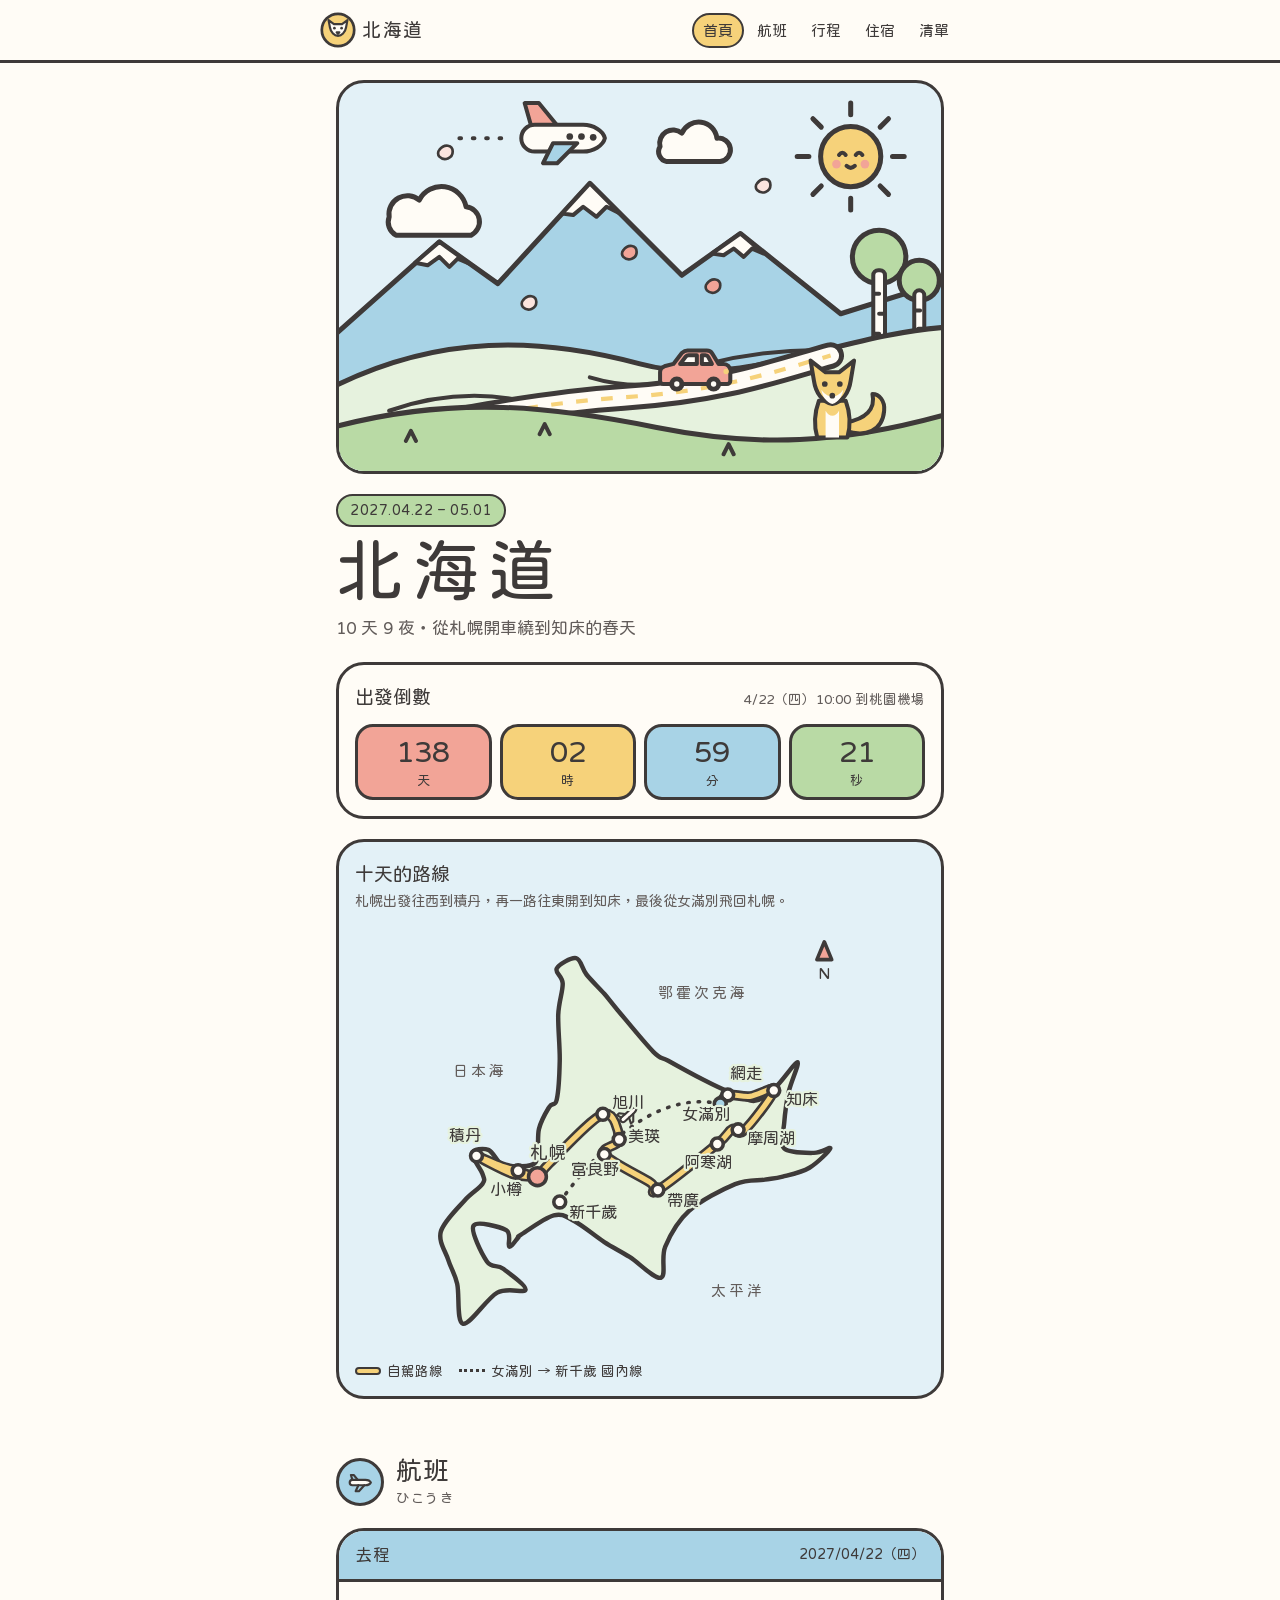
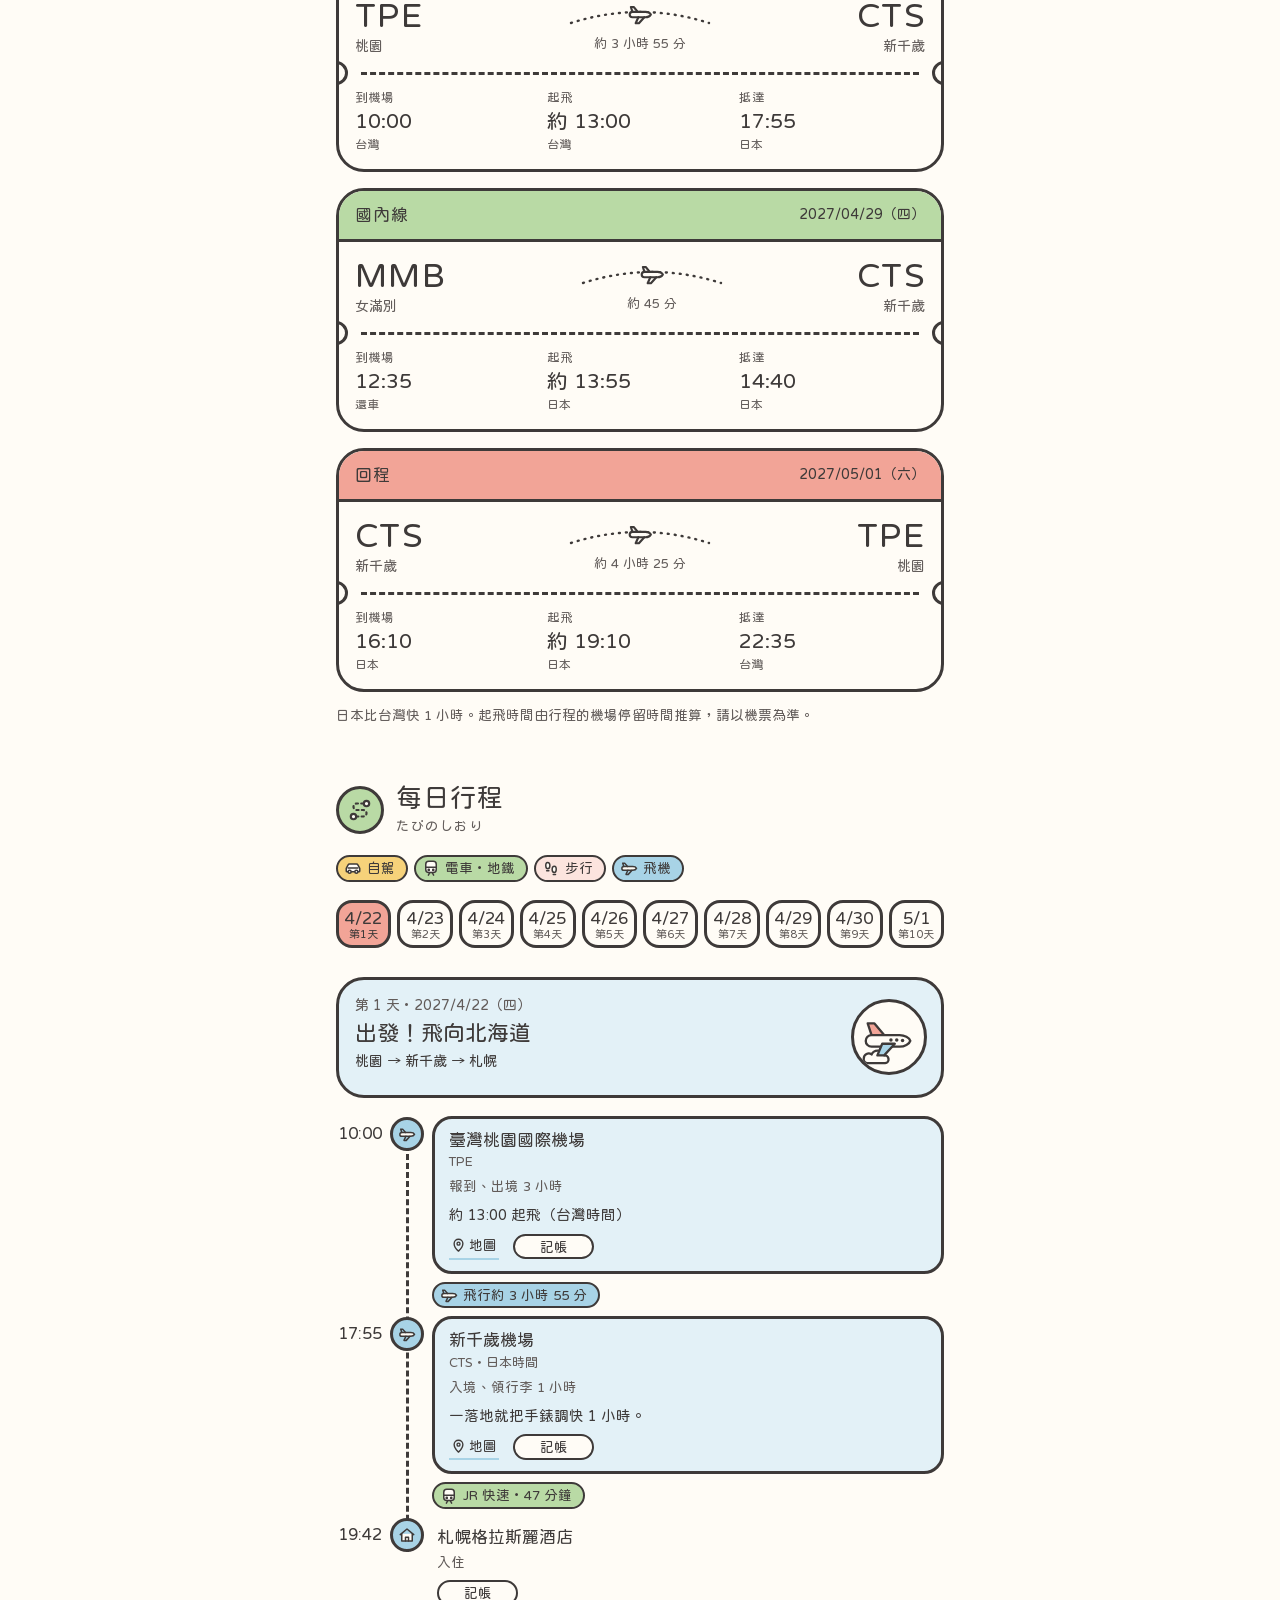
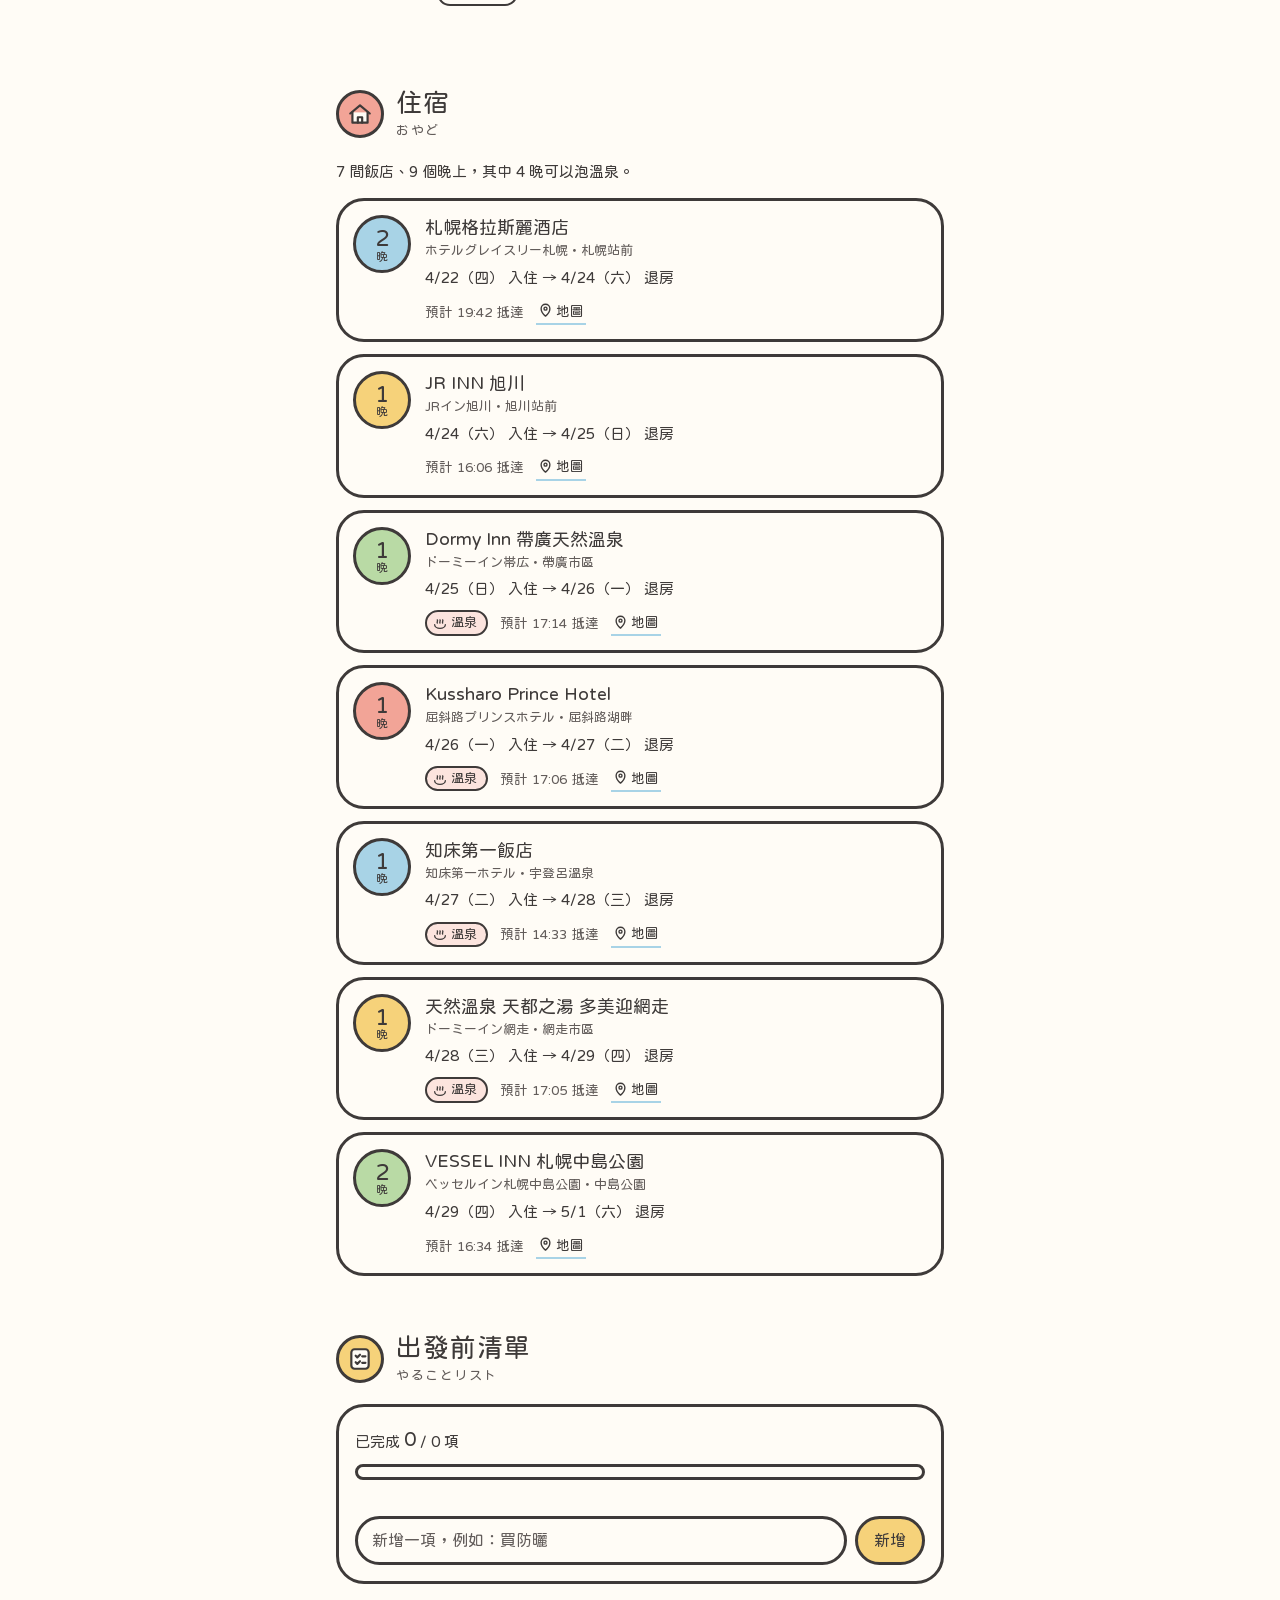
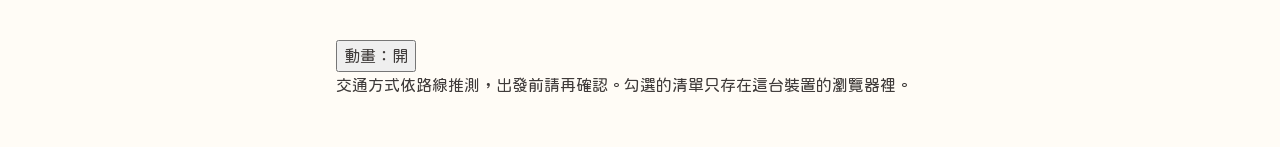
<file: index.html>
<!doctype html>
<html lang="zh-Hant">
  <head>
    <meta charset="utf-8" />
    <meta
      name="viewport"
      content="width=device-width, initial-scale=1, viewport-fit=cover"
    />
    <title>北海道</title>
    <meta
      name="description"
      content="2027/04/22 – 05/01 北海道 10 天 9 夜自駕行程"
    />
    <link rel="preconnect" href="https://fonts.googleapis.com" />
    <link rel="preconnect" href="https://fonts.gstatic.com" crossorigin />
    <link
      rel="stylesheet"
      href="https://fonts.googleapis.com/css2?family=Huninn&display=swap"
    />
    <link rel="stylesheet" href="css/style.css" />
  </head>
  <body>
    <!-- 小圖示 -->
    <svg width="0" height="0" style="position: absolute" aria-hidden="true">
      <defs>
        <symbol id="i-plane" viewBox="0 0 24 24">
          <g
            fill="none"
            stroke="currentColor"
            stroke-width="2"
            stroke-linejoin="round"
            stroke-linecap="round"
          >
            <path
              d="M2.5 12.5c0-1.4 1.1-2.5 2.5-2.5h12c2.2 0 4.4 1.2 5 2.5-.6 1.3-2.8 2.5-5 2.5H5c-1.4 0-2.5-1.1-2.5-2.5z"
              fill="#FFFCF6"
            />
            <path d="M5 10L3.6 5.5h2.6L10 10" />
            <path d="M10.5 15l-2.5 5.5h3L16 15" />
          </g>
        </symbol>
        <symbol id="i-car" viewBox="0 0 24 24">
          <g
            fill="none"
            stroke="currentColor"
            stroke-width="2"
            stroke-linejoin="round"
            stroke-linecap="round"
          >
            <path
              d="M3 16v-3.5l2.3-4.4c.4-.8 1.2-1.3 2.1-1.3h9.2c.9 0 1.7.5 2.1 1.3L21 12.5V16c0 .6-.4 1-1 1H4c-.6 0-1-.4-1-1z"
              fill="#FFFCF6"
            />
            <path d="M5.5 12h13" />
            <circle cx="7.5" cy="17" r="2" fill="#FFFCF6" />
            <circle cx="16.5" cy="17" r="2" fill="#FFFCF6" />
          </g>
        </symbol>
        <symbol id="i-train" viewBox="0 0 24 24">
          <g
            fill="none"
            stroke="currentColor"
            stroke-width="2"
            stroke-linejoin="round"
            stroke-linecap="round"
          >
            <rect x="5" y="3" width="14" height="15" rx="4" fill="#FFFCF6" />
            <path d="M5 11h14" />
            <circle cx="9" cy="14.5" r=".8" fill="currentColor" />
            <circle cx="15" cy="14.5" r=".8" fill="currentColor" />
            <path d="M8.5 21.5l2-3.5M15.5 21.5l-2-3.5" />
          </g>
        </symbol>
        <symbol id="i-walk" viewBox="0 0 24 24">
          <g
            fill="none"
            stroke="currentColor"
            stroke-width="2"
            stroke-linejoin="round"
          >
            <path
              d="M7.5 4.5c1.9 0 3 1.9 3 4.2 0 2.3-.9 4.3-2.8 4.3S5 11.2 5 8.8C5 6.4 5.6 4.5 7.5 4.5z"
              fill="#FFFCF6"
            />
            <path
              d="M16.5 9.5c1.9 0 2.5 1.9 2.5 4.3 0 2.4-1.2 4.2-2.7 4.2-1.9 0-2.8-2-2.8-4.3 0-2.3 1.1-4.2 3-4.2z"
              fill="#FFFCF6"
            />
            <path d="M6.2 15.5h3M15 20.5h3" stroke-linecap="round" />
          </g>
        </symbol>
        <symbol id="i-gondola" viewBox="0 0 24 24">
          <g
            fill="none"
            stroke="currentColor"
            stroke-width="2"
            stroke-linejoin="round"
            stroke-linecap="round"
          >
            <path d="M2 4.5l20 3" />
            <path d="M12 6v4" />
            <rect x="5" y="10" width="14" height="10" rx="3" fill="#FFFCF6" />
            <path d="M5 14.5h14" />
          </g>
        </symbol>
        <symbol id="i-spot" viewBox="0 0 24 24">
          <g
            fill="none"
            stroke="currentColor"
            stroke-width="2"
            stroke-linejoin="round"
            stroke-linecap="round"
          >
            <path d="M2.5 19.5l7-11 3.5 5 2.5-3 6 9z" fill="#FFFCF6" />
            <path d="M7.4 11.8l1.4 1 1.3-1.2 1.2 1" />
          </g>
        </symbol>
        <symbol id="i-food" viewBox="0 0 24 24">
          <g
            fill="none"
            stroke="currentColor"
            stroke-width="2"
            stroke-linejoin="round"
            stroke-linecap="round"
          >
            <path d="M3 11.5h18c0 4.4-4 8-9 8s-9-3.6-9-8z" fill="#FFFCF6" />
            <path d="M13 3l-2.5 7M19 3.5l-5 6.5" />
          </g>
        </symbol>
        <symbol id="i-shop" viewBox="0 0 24 24">
          <g
            fill="none"
            stroke="currentColor"
            stroke-width="2"
            stroke-linejoin="round"
            stroke-linecap="round"
          >
            <path d="M5 8.5h14l-1.2 11.5H6.2z" fill="#FFFCF6" />
            <path d="M9 8.5V6.5a3 3 0 0 1 6 0v2" />
          </g>
        </symbol>
        <symbol id="i-hotel" viewBox="0 0 24 24">
          <g
            fill="none"
            stroke="currentColor"
            stroke-width="2"
            stroke-linejoin="round"
            stroke-linecap="round"
          >
            <path d="M5 10.5V20h14v-9.5" fill="#FFFCF6" />
            <path d="M3 11.5L12 4l9 7.5" />
            <path d="M10 20v-5h4v5" />
          </g>
        </symbol>
        <symbol id="i-pin" viewBox="0 0 24 24">
          <g
            fill="none"
            stroke="currentColor"
            stroke-width="2.2"
            stroke-linejoin="round"
          >
            <path d="M12 21s7-6.2 7-12a7 7 0 0 0-14 0c0 5.8 7 12 7 12z" />
            <circle cx="12" cy="9" r="2.4" />
          </g>
        </symbol>
        <symbol id="i-star" viewBox="0 0 24 24">
          <path
            d="M12 2.8l2.7 5.6 6.1.8-4.5 4.2 1.1 6.1L12 16.6l-5.4 2.9 1.1-6.1-4.5-4.2 6.1-.8z"
            fill="#FFFCF6"
            stroke="currentColor"
            stroke-width="2.2"
            stroke-linejoin="round"
          />
        </symbol>
        <symbol id="i-onsen" viewBox="0 0 24 24">
          <g
            fill="none"
            stroke="currentColor"
            stroke-width="2"
            stroke-linecap="round"
            stroke-linejoin="round"
          >
            <path d="M4 14.5c0 3 3.6 5.5 8 5.5s8-2.5 8-5.5" />
            <path
              d="M8 12c-1.2-1.6 1.2-2.6 0-4.6M12 12c-1.2-1.6 1.2-2.6 0-4.6M16 12c-1.2-1.6 1.2-2.6 0-4.6"
            />
          </g>
        </symbol>
        <symbol id="i-list" viewBox="0 0 24 24">
          <g
            fill="none"
            stroke="currentColor"
            stroke-width="2"
            stroke-linecap="round"
            stroke-linejoin="round"
          >
            <rect x="4" y="3" width="16" height="18" rx="3" fill="#FFFCF6" />
            <path d="M8 9l1.5 1.5L12 8M8 15l1.5 1.5L12 14M14 9.5h3M14 15.5h3" />
          </g>
        </symbol>
        <symbol id="i-route" viewBox="0 0 24 24">
          <g
            fill="none"
            stroke="currentColor"
            stroke-width="2"
            stroke-linecap="round"
            stroke-linejoin="round"
          >
            <circle cx="6" cy="18" r="2.5" fill="#FFFCF6" />
            <circle cx="18" cy="6" r="2.5" fill="#FFFCF6" />
            <path
              d="M8.5 18H15a3 3 0 0 0 0-6H9a3 3 0 0 1 0-6h6.5"
              stroke-dasharray="2 3"
            />
          </g>
        </symbol>
      </defs>
    </svg>

    <header class="topbar">
      <div class="topbar-in">
        <a class="brand" href="#home" aria-label="回到首頁">
          <svg viewBox="0 0 40 40" aria-hidden="true">
            <circle cx="20" cy="20" r="18" fill="var(--yamabuki)" class="k" />
            <path
              d="M11 17l-1.5-8 6 4.5h9l6-4.5-1.5 8c-1 6-5 9.5-9 9.5s-8-3.5-9-9.5z"
              fill="var(--paper)"
              class="k2"
            />
            <circle cx="16" cy="18" r="1.5" fill="var(--ink)" />
            <circle cx="24" cy="18" r="1.5" fill="var(--ink)" />
            <path
              d="M18.5 22.5h3l-1.5 1.8z"
              fill="var(--ink)"
              class="k2"
              stroke-width="1.6"
            />
          </svg>
          <span>北海道</span>
        </a>
        <nav class="nav" aria-label="頁面選單">
          <a href="#home" class="on">首頁</a>
          <a href="#flights">航班</a>
          <a href="#days">行程</a>
          <a href="#stay">住宿</a>
          <a href="#todo">清單</a>
        </nav>
      </div>
    </header>

    <main class="wrap">
      <!-- 首頁 -->
      <section id="home" class="hero" aria-label="首頁">
        <div class="scene">
          <svg
            viewBox="0 0 360 232"
            role="img"
            aria-label="北海道的春天：雪山、山丘上的小車、白樺林與一隻狐狸"
          >
            <!-- 太陽 -->
            <g class="a-spin" style="transform-origin: 306px 44px">
              <path
                class="k"
                fill="none"
                d="M306 12v7M306 69v7M274 44h7M331 44h7M283.4 21.4l5 5M323.6 61.6l5 5M283.4 66.6l5-5M323.6 26.4l5-5"
              />
            </g>
            <circle cx="306" cy="44" r="18" fill="var(--yamabuki)" class="k" />
            <path
              d="M299 43q2-2.6 4 0M309 43q2-2.6 4 0M303.5 49.5q2.5 2.4 5 0"
              fill="none"
              class="k2"
              stroke-width="2"
            />
            <circle cx="297.5" cy="48.5" r="2.6" fill="var(--coral)" />
            <circle cx="314.5" cy="48.5" r="2.6" fill="var(--coral)" />
            <!-- 雲 -->
            <g class="a-drift">
              <path
                d="M30 80a11 11 0 0 1 18-10 15 15 0 0 1 28 4 9 9 0 0 1 3 17H34a9 9 0 0 1-4-11z"
                fill="var(--paper)"
                class="k"
              />
            </g>
            <g class="a-drift2">
              <path
                d="M192 38a8 8 0 0 1 13-8 11 11 0 0 1 21 3 7 7 0 0 1 2 14h-32a6 6 0 0 1-4-9z"
                fill="var(--paper)"
                class="k"
              />
            </g>
            <!-- 飛機 -->
            <g transform="translate(108 18)">
              <g class="a-fly">
                <path
                  d="M-36 15h28"
                  fill="none"
                  class="k2"
                  stroke-dasharray="1 7"
                />
                <path d="M7 8L3 -6h8.5L23 8z" fill="var(--coral)" class="k2" />
                <path
                  d="M1 15c0-4.4 3.6-8 8-8h29c6 0 12 3.5 13 8-1 4.5-7 8-13 8H9c-4.4 0-8-3.6-8-8z"
                  fill="var(--paper)"
                  class="k2"
                />
                <path
                  d="M20 18l-6 12h8.5l12-12z"
                  fill="var(--mizu)"
                  class="k2"
                />
                <circle cx="30" cy="14" r="2" fill="var(--ink)" />
                <circle cx="37" cy="14" r="2" fill="var(--ink)" />
                <circle cx="44" cy="14.5" r="2" fill="var(--ink)" />
              </g>
            </g>
            <!-- 雪山 -->
            <path
              d="M-4 152L60 95l35 25 55-60 55 55 35-25 60 48 64-20V240H-4z"
              fill="var(--mizu)"
              class="k"
            />
            <path
              d="M60 95l18 13-7-3-5 5-6-6-7 5-7.5-1.5z"
              fill="var(--paper)"
              class="k2"
            />
            <path
              d="M150 60l18 18-8-4-6 6-8-6-6 5-6.5-1z"
              fill="var(--paper)"
              class="k2"
            />
            <path
              d="M240 90l14 12-7-3-5 5-6-5-6 4-7-1z"
              fill="var(--paper)"
              class="k2"
            />
            <!-- 白樺 -->
            <g>
              <circle
                cx="323"
                cy="104"
                r="16"
                fill="var(--wakatake)"
                class="k"
              />
              <rect
                x="319.5"
                y="112"
                width="7"
                height="60"
                rx="3"
                fill="var(--paper)"
                class="k2"
              />
              <path
                d="M320 126h3M323 138h3M320 150h3"
                class="k2"
                stroke-width="2"
              />
              <circle
                cx="347"
                cy="118"
                r="12"
                fill="var(--wakatake)"
                class="k"
              />
              <rect
                x="344"
                y="124"
                width="6"
                height="50"
                rx="3"
                fill="var(--paper)"
                class="k2"
              />
              <path d="M344.5 136h3M346.5 147h3" class="k2" stroke-width="2" />
            </g>
            <!-- 後方山丘 -->
            <path
              d="M-4 182C60 150 120 152 180 168S300 150 364 146V240H-4z"
              fill="var(--wakatake-pale)"
              class="k"
            />
            <path
              d="M30 196q40-14 80-6M220 168q40-10 80-8M150 176q20 6 40 4"
              fill="none"
              class="k2"
              stroke-width="2"
            />
            <!-- 道路 -->
            <path
              d="M-6 216C50 206 110 192 170 188S262 172 294 163"
              fill="none"
              stroke="var(--ink)"
              stroke-width="16"
              stroke-linecap="round"
            />
            <path
              d="M-6 216C50 206 110 192 170 188S262 172 294 163"
              fill="none"
              stroke="var(--paper)"
              stroke-width="10"
              stroke-linecap="round"
            />
            <path
              d="M-6 216C50 206 110 192 170 188S262 172 294 163"
              fill="none"
              stroke="var(--yamabuki)"
              stroke-width="2.5"
              stroke-dasharray="7 8"
            />
            <!-- 小車 -->
            <g transform="translate(190 160)">
              <g class="a-bounce">
                <path
                  d="M2 18v-5c0-1.7 1-3 2.6-3.6L10 8l5-6.5C16 .6 17.2 0 18.4 0H30c1.4 0 2.6.7 3.3 1.9L37 8h3c2.2 0 4 1.8 4 4v6c0 1.1-.9 2-2 2H4c-1.1 0-2-.9-2-2z"
                  fill="var(--coral)"
                  class="k2"
                />
                <path
                  d="M14 8l3.4-4.4c.4-.5 1-.8 1.6-.8H24V8z"
                  fill="var(--paper)"
                  class="k2"
                  stroke-width="2"
                />
                <path
                  d="M27 8V2.8h2.2c.7 0 1.3.4 1.6 1L33 8z"
                  fill="var(--paper)"
                  class="k2"
                  stroke-width="2"
                />
                <circle cx="41.5" cy="12.5" r="1.6" fill="var(--yamabuki)" />
                <circle cx="12" cy="20" r="4.5" fill="var(--ink)" />
                <circle cx="12" cy="20" r="1.6" fill="var(--paper)" />
                <circle cx="34" cy="20" r="4.5" fill="var(--ink)" />
                <circle cx="34" cy="20" r="1.6" fill="var(--paper)" />
              </g>
            </g>
            <!-- 前方山丘 -->
            <path
              d="M-4 206C70 186 130 194 190 206S300 216 364 198V240H-4z"
              fill="var(--wakatake)"
              class="k"
            />
            <path
              d="M40 214l3-6 3 6M120 210l3-6 3 6M230 222l3-6 3 6"
              fill="none"
              class="k2"
              stroke-width="2"
            />
            <!-- 北狐 -->
            <g transform="translate(276 166)">
              <path
                class="a-wag k2"
                d="M27 42c12 4 22 0 23-12 .6-6-3-10-7-10 2 9-4 15-16 17z"
                fill="var(--yamabuki)"
              />
              <path
                d="M11 24c-3 8-3 15-1 22h18c2-7 2-14-1-22z"
                fill="var(--yamabuki)"
                class="k2"
              />
              <path d="M15 30c2 4 6 4 8 0v16h-8z" fill="var(--paper)" />
              <path
                d="M8 12L6 0l9 7h8l9-7-2 12c-1 7-5 13-11 14C13 25 9 19 8 12z"
                fill="var(--yamabuki)"
                class="k2"
              />
              <path
                d="M12.5 17.5c2 3 4.5 4 6.5 4s4.5-1 6.5-4c-.5 4-3 7.5-6.5 8.5-3.5-1-6-4.5-6.5-8.5z"
                fill="var(--paper)"
              />
              <g class="a-eyes">
                <circle cx="14.5" cy="14" r="1.7" fill="var(--ink)" />
                <circle cx="23.5" cy="14" r="1.7" fill="var(--ink)" />
              </g>
              <circle cx="19" cy="21" r="1.7" fill="var(--ink)" />
            </g>
            <!-- 櫻花瓣 -->
            <g transform="translate(60 40)">
              <path
                class="petal"
                d="M0 0c3-4 8-3 8 1s-5 6-8 3c-1-1-1-3 0-4z"
                fill="var(--coral-pale)"
                stroke="var(--ink)"
                stroke-width="1.6"
              />
            </g>
            <g transform="translate(170 100)">
              <path
                class="petal p2"
                d="M0 0c3-4 8-3 8 1s-5 6-8 3c-1-1-1-3 0-4z"
                fill="var(--coral)"
                stroke="var(--ink)"
                stroke-width="1.6"
              />
            </g>
            <g transform="translate(250 60)">
              <path
                class="petal p3"
                d="M0 0c3-4 8-3 8 1s-5 6-8 3c-1-1-1-3 0-4z"
                fill="var(--coral-pale)"
                stroke="var(--ink)"
                stroke-width="1.6"
              />
            </g>
            <g transform="translate(110 130)">
              <path
                class="petal p4"
                d="M0 0c3-4 8-3 8 1s-5 6-8 3c-1-1-1-3 0-4z"
                fill="var(--coral-pale)"
                stroke="var(--ink)"
                stroke-width="1.6"
              />
            </g>
            <g transform="translate(220 120)">
              <path
                class="petal p5"
                d="M0 0c3-4 8-3 8 1s-5 6-8 3c-1-1-1-3 0-4z"
                fill="var(--coral)"
                stroke="var(--ink)"
                stroke-width="1.6"
              />
            </g>
          </svg>
        </div>

        <div class="hero-title">
          <span class="date-chip">2027.04.22 – 05.01</span>
          <h1>北海道</h1>
          <p class="hero-sub">10 天 9 夜・從札幌開車繞到知床的春天</p>
        </div>

        <div class="card cd-box" aria-live="polite">
          <div class="cd-head">
            <b id="cdLabel">出發倒數</b
            ><span id="cdWhen">4/22（四）10:00 到桃園機場</span>
          </div>
          <div class="cd" id="cdTiles">
            <div class="cd-tile" style="--c: var(--coral)">
              <b id="cdD">181</b><span>天</span>
            </div>
            <div class="cd-tile" style="--c: var(--yamabuki)">
              <b id="cdH">00</b><span>時</span>
            </div>
            <div class="cd-tile" style="--c: var(--mizu)">
              <b id="cdM">00</b><span>分</span>
            </div>
            <div class="cd-tile" style="--c: var(--wakatake)">
              <b id="cdS">00</b><span>秒</span>
            </div>
          </div>
          <div class="cd-msg" id="cdMsg" hidden></div>
        </div>

        <figure class="card mapcard">
          <figcaption>
            <h3>十天的路線</h3>
            <p>
              札幌出發往西到積丹，再一路往東開到知床，最後從女滿別飛回札幌。
            </p>
          </figcaption>
          <svg
            viewBox="0 0 296 290"
            role="img"
            aria-label="北海道路線圖：札幌、積丹、小樽、旭川、美瑛、富良野、帶廣、阿寒湖、摩周湖、知床、網走"
          >
            <text class="map-sea" x="22" y="104">日本海</text>
            <text class="map-sea" x="160" y="52">鄂霍次克海</text>
            <text class="map-sea" x="196" y="252">太平洋</text>
            <g transform="translate(272 26)">
              <path
                d="M0 -12l5 12h-10z"
                fill="var(--coral)"
                class="k2"
                stroke-width="2"
              />
              <text
                x="0"
                y="13"
                text-anchor="middle"
                font-size="10"
                fill="var(--ink)"
              >
                N
              </text>
            </g>
            <path
              fill="var(--wakatake-pale)"
              class="k"
              d="M105.0 25.0C101.7 24.3 93.5 29.2 92.0 32.0C90.5 34.8 95.8 36.8 96.0 42.0C96.2 47.2 93.3 54.3 93.0 63.0C92.7 71.7 94.2 84.5 94.0 94.0C93.8 103.5 93.2 114.8 92.0 120.0C90.8 125.2 89.0 121.7 87.0 125.0C85.0 128.3 81.5 133.8 80.0 140.0C78.5 146.2 80.7 157.8 78.0 162.0C75.3 166.2 67.8 164.7 64.0 165.0C60.2 165.3 58.0 165.8 55.0 164.0C52.0 162.2 49.3 155.3 46.0 154.0C42.7 152.7 35.7 153.3 35.0 156.0C34.3 158.7 40.8 166.5 42.0 170.0C43.2 173.5 44.0 174.0 42.0 177.0C40.0 180.0 34.7 182.7 30.0 188.0C25.3 193.3 15.8 202.3 14.0 209.0C12.2 215.7 17.2 222.2 19.0 228.0C20.8 233.8 23.3 236.8 25.0 244.0C26.7 251.2 24.5 270.0 29.0 271.0C33.5 272.0 45.0 253.8 52.0 250.0C59.0 246.2 70.3 250.7 71.0 248.0C71.7 245.3 60.3 237.2 56.0 234.0C51.7 230.8 48.3 233.8 45.0 229.0C41.7 224.2 33.8 208.5 36.0 205.0C38.2 201.5 54.0 205.7 58.0 208.0C62.0 210.3 58.7 218.2 60.0 219.0C61.3 219.8 64.7 214.3 66.0 213.0C67.3 211.7 64.0 213.5 68.0 211.0C72.0 208.5 84.0 199.5 90.0 198.0C96.0 196.5 98.3 199.0 104.0 202.0C109.7 205.0 117.8 212.0 124.0 216.0C130.2 220.0 134.7 222.0 141.0 226.0C147.3 230.0 158.0 241.2 162.0 240.0C166.0 238.8 161.8 226.5 165.0 219.0C168.2 211.5 173.2 202.0 181.0 195.0C188.8 188.0 203.5 180.5 212.0 177.0C220.5 173.5 226.7 174.8 232.0 174.0C237.3 173.2 239.0 173.3 244.0 172.0C249.0 170.7 256.7 169.2 262.0 166.0C267.3 162.8 275.5 154.7 276.0 153.0C276.5 151.3 270.2 156.0 265.0 156.0C259.8 156.0 248.3 156.3 245.0 153.0C241.7 149.7 244.5 142.3 245.0 136.0C245.5 129.7 246.5 121.8 248.0 115.0C249.5 108.2 255.5 95.5 254.0 95.0C252.5 94.5 243.8 107.7 239.0 112.0C234.2 116.3 230.2 120.5 225.0 121.0C219.8 121.5 213.7 117.3 208.0 115.0C202.3 112.7 197.8 110.5 191.0 107.0C184.2 103.5 172.7 97.2 167.0 94.0C161.3 90.8 162.7 93.7 157.0 88.0C151.3 82.3 138.5 66.5 133.0 60.0C127.5 53.5 127.5 53.0 124.0 49.0C120.5 45.0 115.2 40.0 112.0 36.0C108.8 32.0 108.3 25.7 105.0 25.0Z"
            />
            <!-- 國內線 -->
            <path
              d="M202 123Q150 112 94 189"
              fill="none"
              stroke="var(--ink)"
              stroke-width="2.4"
              stroke-dasharray="1 6"
              stroke-linecap="round"
            />
            <g transform="translate(140 130) rotate(-42) scale(.7)">
              <use
                href="#i-plane"
                x="-12"
                y="-12"
                width="24"
                height="24"
                style="color: var(--ink)"
              />
            </g>
            <!-- 自駕路線 -->
            <defs>
              <path
                id="routePath"
                d="M79.0 172.0C76.2 171.7 68.8 172.3 62.0 170.0C55.2 167.7 39.2 158.8 38.0 158.0C36.8 157.2 50.3 163.3 55.0 165.0C59.7 166.7 62.0 166.8 66.0 168.0C70.0 169.2 75.5 172.8 79.0 172.0C82.5 171.2 79.7 170.0 87.0 163.0C94.3 156.0 115.2 132.7 123.0 130.0C130.8 127.3 133.8 142.5 134.0 147.0C134.2 151.5 120.5 152.2 124.0 157.0C127.5 161.8 149.0 172.0 155.0 176.0C161.0 180.0 152.5 185.3 160.0 181.0C167.5 176.7 191.7 156.8 200.0 150.0C208.3 143.2 207.0 141.5 210.0 140.0C213.0 138.5 213.3 145.3 218.0 141.0C222.7 136.7 237.3 117.8 238.0 114.0C238.7 110.2 227.2 117.5 222.0 118.0C216.8 118.5 210.3 116.2 207.0 117.0C203.7 117.8 202.8 122.0 202.0 123.0"
              />
            </defs>
            <use
              href="#routePath"
              fill="none"
              stroke="var(--ink)"
              stroke-width="7"
              stroke-linecap="round"
              stroke-linejoin="round"
            />
            <use
              href="#routePath"
              fill="none"
              stroke="var(--yamabuki)"
              stroke-width="3.5"
              stroke-linecap="round"
              stroke-linejoin="round"
            />
            <!-- 地點 -->
            <g fill="var(--paper)" class="k2" stroke-width="2.2">
              <circle cx="38" cy="158" r="4" />
              <circle cx="66" cy="168" r="4" />
              <circle cx="123" cy="130" r="4" />
              <circle cx="134" cy="147" r="4" />
              <circle cx="124" cy="157" r="4" />
              <circle cx="160" cy="181" r="4" />
              <circle cx="200" cy="150" r="4" />
              <circle cx="214" cy="140.5" r="4" />
              <circle cx="238" cy="114" r="4" />
              <circle cx="207" cy="117" r="4" />
              <circle cx="94" cy="189" r="4" />
            </g>
            <circle
              cx="79"
              cy="172"
              r="6"
              fill="var(--coral)"
              class="k2"
              stroke-width="2.4"
            />
            <circle
              cx="202"
              cy="123"
              r="4"
              fill="var(--mizu)"
              class="k2"
              stroke-width="2.2"
            />
            <text class="map-txt" x="30" y="148" text-anchor="middle">
              積丹
            </text>
            <text class="map-txt" x="58" y="184" text-anchor="middle">
              小樽
            </text>
            <text
              class="map-txt"
              x="86"
              y="160"
              text-anchor="middle"
              style="font-size: 12px"
            >
              札幌
            </text>
            <text class="map-txt" x="100" y="200">新千歲</text>
            <text class="map-txt" x="129" y="126">旭川</text>
            <text class="map-txt" x="140" y="149">美瑛</text>
            <text class="map-txt" x="118" y="171" text-anchor="middle">
              富良野
            </text>
            <text class="map-txt" x="166" y="192">帶廣</text>
            <text class="map-txt" x="194" y="166" text-anchor="middle">
              阿寒湖
            </text>
            <text class="map-txt" x="220" y="150">摩周湖</text>
            <text class="map-txt" x="230" y="106" text-anchor="end">網走</text>
            <text class="map-txt" x="246" y="124">知床</text>
            <text class="map-txt" x="176" y="134">女滿別</text>
          </svg>
          <div class="legend">
            <span><i class="lg lg-car"></i>自駕路線</span>
            <span><i class="lg lg-fly"></i>女滿別 → 新千歲 國內線</span>
          </div>
        </figure>
      </section>

      <!-- 航班 -->
      <section id="flights" aria-labelledby="h-flights">
        <div class="sec-head">
          <span class="sec-ico" style="--c: var(--mizu)"
            ><svg aria-hidden="true"><use href="#i-plane" /></svg
          ></span>
          <div>
            <h2 id="h-flights">航班</h2>
            <small>ひこうき</small>
          </div>
        </div>
        <div class="passes" id="passes"></div>
        <p class="note">
          日本比台灣快 1 小時。起飛時間由行程的機場停留時間推算，請以機票為準。
        </p>
      </section>

      <!-- 每日行程 -->
      <section id="days" aria-labelledby="h-days">
        <div class="sec-head">
          <span class="sec-ico" style="--c: var(--wakatake)"
            ><svg aria-hidden="true"><use href="#i-route" /></svg
          ></span>
          <div>
            <h2 id="h-days">每日行程</h2>
            <small>たびのしおり</small>
          </div>
        </div>
        <div class="legend-row" aria-label="交通標籤說明">
          <span class="tag m-car"
            ><svg aria-hidden="true"><use href="#i-car" /></svg>自駕</span
          >
          <span class="tag m-train"
            ><svg aria-hidden="true"><use href="#i-train" /></svg
            >電車・地鐵</span
          >
          <span class="tag m-walk"
            ><svg aria-hidden="true"><use href="#i-walk" /></svg>步行</span
          >
          <span class="tag m-plane"
            ><svg aria-hidden="true"><use href="#i-plane" /></svg>飛機</span
          >
        </div>
        <div class="daybar" id="daybar">
          <div
            class="chips"
            role="tablist"
            aria-label="選擇日期"
            id="chips"
          ></div>
        </div>
        <div class="panel" id="panel" role="tabpanel" tabindex="-1"></div>
      </section>

      <!-- 住宿 -->
      <section id="stay" aria-labelledby="h-stay">
        <div class="sec-head">
          <span class="sec-ico" style="--c: var(--coral)"
            ><svg aria-hidden="true"><use href="#i-hotel" /></svg
          ></span>
          <div>
            <h2 id="h-stay">住宿</h2>
            <small>おやど</small>
          </div>
        </div>
        <p class="stay-sum">7 間飯店、9 個晚上，其中 4 晚可以泡溫泉。</p>
        <ul class="hotels" id="hotels"></ul>
      </section>

      <!-- 待辦清單 -->
      <section id="todo" aria-labelledby="h-todo">
        <div class="sec-head">
          <span class="sec-ico" style="--c: var(--yamabuki)"
            ><svg aria-hidden="true"><use href="#i-list" /></svg
          ></span>
          <div>
            <h2 id="h-todo">出發前清單</h2>
            <small>やることリスト</small>
          </div>
        </div>
        <div class="card todo">
          <div class="todo-top">
            <p>已完成 <b id="tDone">0</b> / <span id="tTotal">0</span> 項</p>
            <div class="bar" aria-hidden="true">
              <i id="tBar" class="zero"></i>
            </div>
          </div>
          <p class="all-done" id="allDone" hidden>全部準備好了，北海道等你！</p>
          <div id="todoGroups"></div>
          <form class="addf" id="addForm">
            <label class="sr" for="addInput">新增待辦事項</label>
            <input
              id="addInput"
              type="text"
              placeholder="新增一項，例如：買防曬"
              autocomplete="off"
              maxlength="60"
            />
            <button type="submit">新增</button>
          </form>
        </div>
      </section>

      <footer class="foot">
        <button type="button" id="motionBtn" aria-pressed="false">
          動畫：開
        </button>
        <p id="motionNote">
          交通方式依路線推測，出發前請再確認。勾選的清單只存在這台裝置的瀏覽器裡。
        </p>
      </footer>
    </main>

    <script src="js/main.js"></script>
  </body>
</html>
</file>
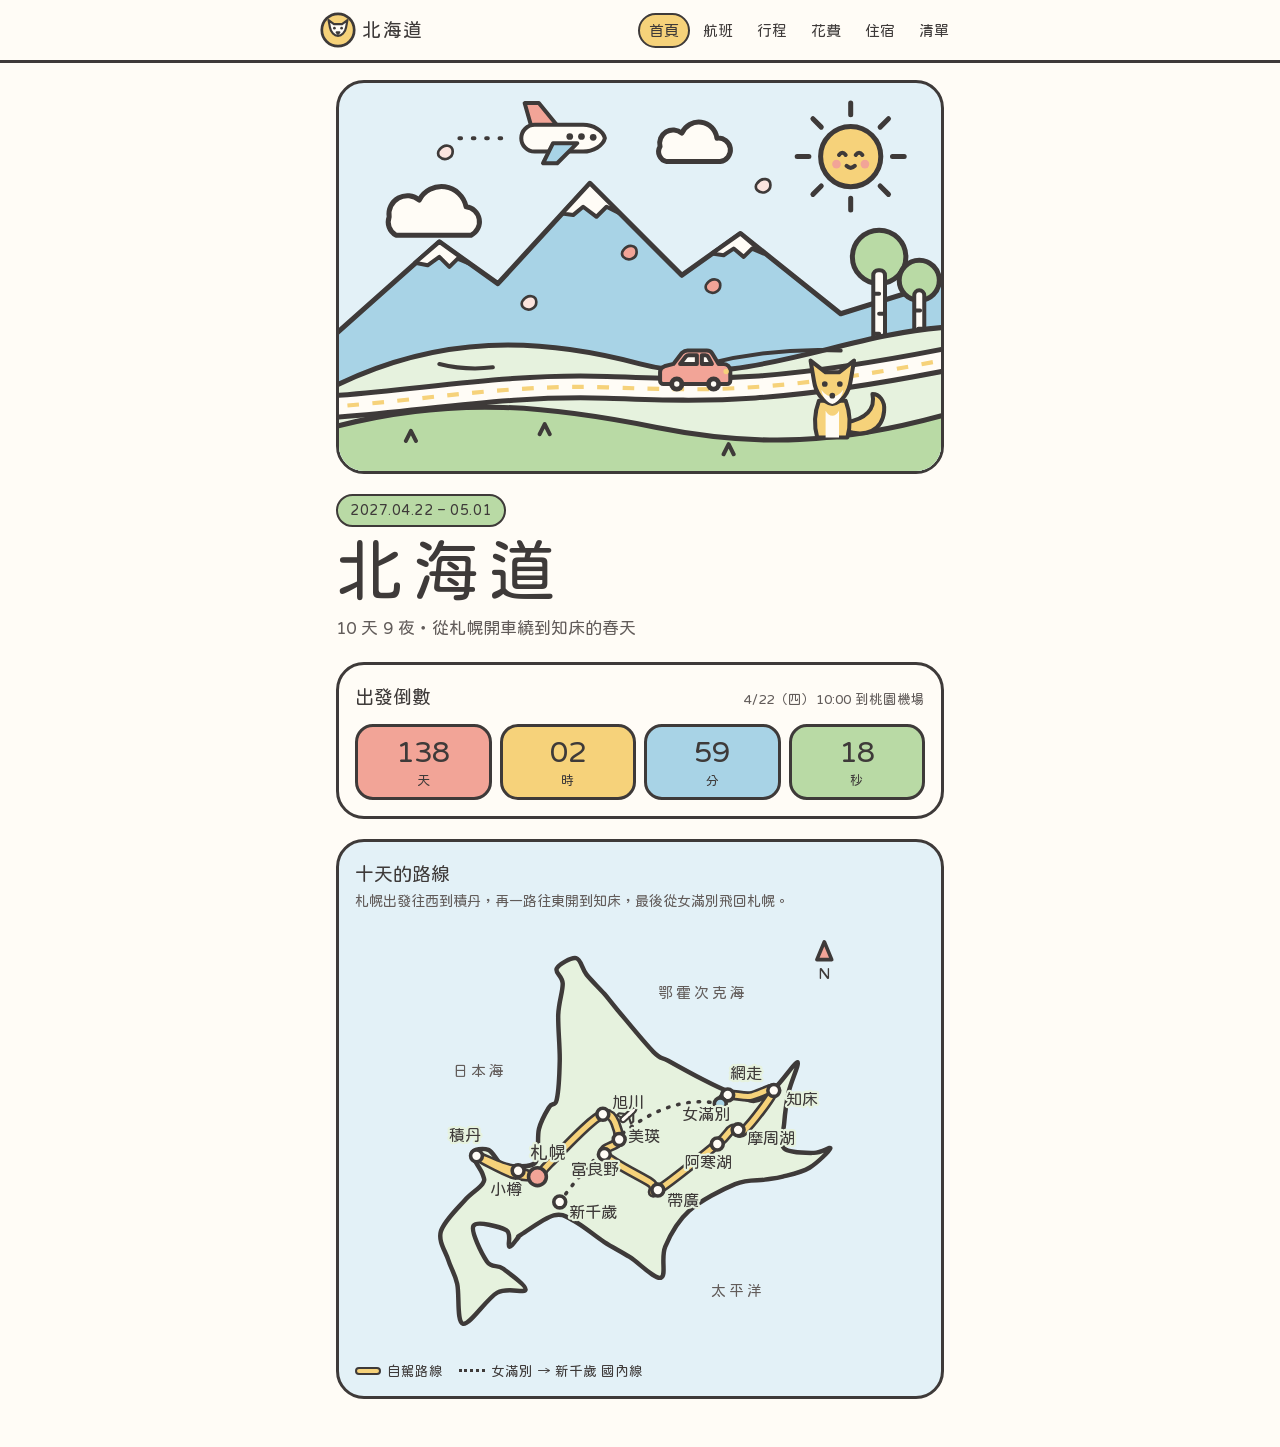
<file: hokkaido.html>
<!doctype html>
<html lang="zh-Hant">
  <head>
    <meta charset="utf-8" />
    <meta
      name="viewport"
      content="width=device-width, initial-scale=1, viewport-fit=cover"
    />
    <title>北海道</title>
    <meta
      name="description"
      content="2027/04/22 – 05/01 北海道 10 天 9 夜自駕行程"
    />
    <meta name="theme-color" content="#FFFCF6" />
    <link rel="preconnect" href="https://fonts.googleapis.com" />
    <link rel="preconnect" href="https://fonts.gstatic.com" crossorigin />
    <link
      rel="stylesheet"
      href="https://fonts.googleapis.com/css2?family=Huninn&display=swap"
    />
    <link rel="stylesheet" href="css/style.css" />
  </head>
  <body>
    <!-- 小圖示 -->
    <svg width="0" height="0" style="position: absolute" aria-hidden="true">
      <defs>
        <symbol id="i-plane" viewBox="0 0 24 24">
          <g
            fill="none"
            stroke="currentColor"
            stroke-width="2"
            stroke-linejoin="round"
            stroke-linecap="round"
          >
            <path
              d="M2.5 12.5c0-1.4 1.1-2.5 2.5-2.5h12c2.2 0 4.4 1.2 5 2.5-.6 1.3-2.8 2.5-5 2.5H5c-1.4 0-2.5-1.1-2.5-2.5z"
              fill="#FFFCF6"
            />
            <path d="M5 10L3.6 5.5h2.6L10 10" />
            <path d="M10.5 15l-2.5 5.5h3L16 15" />
          </g>
        </symbol>
        <symbol id="i-car" viewBox="0 0 24 24">
          <g
            fill="none"
            stroke="currentColor"
            stroke-width="2"
            stroke-linejoin="round"
            stroke-linecap="round"
          >
            <path
              d="M3 16v-3.5l2.3-4.4c.4-.8 1.2-1.3 2.1-1.3h9.2c.9 0 1.7.5 2.1 1.3L21 12.5V16c0 .6-.4 1-1 1H4c-.6 0-1-.4-1-1z"
              fill="#FFFCF6"
            />
            <path d="M5.5 12h13" />
            <circle cx="7.5" cy="17" r="2" fill="#FFFCF6" />
            <circle cx="16.5" cy="17" r="2" fill="#FFFCF6" />
          </g>
        </symbol>
        <symbol id="i-train" viewBox="0 0 24 24">
          <g
            fill="none"
            stroke="currentColor"
            stroke-width="2"
            stroke-linejoin="round"
            stroke-linecap="round"
          >
            <rect x="5" y="3" width="14" height="15" rx="4" fill="#FFFCF6" />
            <path d="M5 11h14" />
            <circle cx="9" cy="14.5" r=".8" fill="currentColor" />
            <circle cx="15" cy="14.5" r=".8" fill="currentColor" />
            <path d="M8.5 21.5l2-3.5M15.5 21.5l-2-3.5" />
          </g>
        </symbol>
        <symbol id="i-walk" viewBox="0 0 24 24">
          <g
            fill="none"
            stroke="currentColor"
            stroke-width="2"
            stroke-linejoin="round"
          >
            <path
              d="M7.5 4.5c1.9 0 3 1.9 3 4.2 0 2.3-.9 4.3-2.8 4.3S5 11.2 5 8.8C5 6.4 5.6 4.5 7.5 4.5z"
              fill="#FFFCF6"
            />
            <path
              d="M16.5 9.5c1.9 0 2.5 1.9 2.5 4.3 0 2.4-1.2 4.2-2.7 4.2-1.9 0-2.8-2-2.8-4.3 0-2.3 1.1-4.2 3-4.2z"
              fill="#FFFCF6"
            />
            <path d="M6.2 15.5h3M15 20.5h3" stroke-linecap="round" />
          </g>
        </symbol>
        <symbol id="i-gondola" viewBox="0 0 24 24">
          <g
            fill="none"
            stroke="currentColor"
            stroke-width="2"
            stroke-linejoin="round"
            stroke-linecap="round"
          >
            <path d="M2 4.5l20 3" />
            <path d="M12 6v4" />
            <rect x="5" y="10" width="14" height="10" rx="3" fill="#FFFCF6" />
            <path d="M5 14.5h14" />
          </g>
        </symbol>
        <symbol id="i-spot" viewBox="0 0 24 24">
          <g
            fill="none"
            stroke="currentColor"
            stroke-width="2"
            stroke-linejoin="round"
            stroke-linecap="round"
          >
            <path d="M2.5 19.5l7-11 3.5 5 2.5-3 6 9z" fill="#FFFCF6" />
            <path d="M7.4 11.8l1.4 1 1.3-1.2 1.2 1" />
          </g>
        </symbol>
        <symbol id="i-food" viewBox="0 0 24 24">
          <g
            fill="none"
            stroke="currentColor"
            stroke-width="2"
            stroke-linejoin="round"
            stroke-linecap="round"
          >
            <path d="M3 11.5h18c0 4.4-4 8-9 8s-9-3.6-9-8z" fill="#FFFCF6" />
            <path d="M13 3l-2.5 7M19 3.5l-5 6.5" />
          </g>
        </symbol>
        <symbol id="i-shop" viewBox="0 0 24 24">
          <g
            fill="none"
            stroke="currentColor"
            stroke-width="2"
            stroke-linejoin="round"
            stroke-linecap="round"
          >
            <path d="M5 8.5h14l-1.2 11.5H6.2z" fill="#FFFCF6" />
            <path d="M9 8.5V6.5a3 3 0 0 1 6 0v2" />
          </g>
        </symbol>
        <symbol id="i-hotel" viewBox="0 0 24 24">
          <g
            fill="none"
            stroke="currentColor"
            stroke-width="2"
            stroke-linejoin="round"
            stroke-linecap="round"
          >
            <path d="M5 10.5V20h14v-9.5" fill="#FFFCF6" />
            <path d="M3 11.5L12 4l9 7.5" />
            <path d="M10 20v-5h4v5" />
          </g>
        </symbol>
        <symbol id="i-pin" viewBox="0 0 24 24">
          <g
            fill="none"
            stroke="currentColor"
            stroke-width="2.2"
            stroke-linejoin="round"
          >
            <path d="M12 21s7-6.2 7-12a7 7 0 0 0-14 0c0 5.8 7 12 7 12z" />
            <circle cx="12" cy="9" r="2.4" />
          </g>
        </symbol>
        <symbol id="i-star" viewBox="0 0 24 24">
          <path
            d="M12 2.8l2.7 5.6 6.1.8-4.5 4.2 1.1 6.1L12 16.6l-5.4 2.9 1.1-6.1-4.5-4.2 6.1-.8z"
            fill="#FFFCF6"
            stroke="currentColor"
            stroke-width="2.2"
            stroke-linejoin="round"
          />
        </symbol>
        <symbol id="i-onsen" viewBox="0 0 24 24">
          <g
            fill="none"
            stroke="currentColor"
            stroke-width="2"
            stroke-linecap="round"
            stroke-linejoin="round"
          >
            <path d="M4 14.5c0 3 3.6 5.5 8 5.5s8-2.5 8-5.5" />
            <path
              d="M8 12c-1.2-1.6 1.2-2.6 0-4.6M12 12c-1.2-1.6 1.2-2.6 0-4.6M16 12c-1.2-1.6 1.2-2.6 0-4.6"
            />
          </g>
        </symbol>
        <symbol id="i-list" viewBox="0 0 24 24">
          <g
            fill="none"
            stroke="currentColor"
            stroke-width="2"
            stroke-linecap="round"
            stroke-linejoin="round"
          >
            <rect x="4" y="3" width="16" height="18" rx="3" fill="#FFFCF6" />
            <path d="M8 9l1.5 1.5L12 8M8 15l1.5 1.5L12 14M14 9.5h3M14 15.5h3" />
          </g>
        </symbol>
        <symbol id="i-coin" viewBox="0 0 24 24">
          <g
            fill="none"
            stroke="currentColor"
            stroke-width="2"
            stroke-linecap="round"
            stroke-linejoin="round"
          >
            <circle cx="12" cy="12" r="9" fill="#FFFCF6" />
            <path
              d="M8.6 7.2L12 11.6l3.4-4.4M12 11.6V17M9.2 12.2h5.6M9.2 14.8h5.6"
            />
          </g>
        </symbol>
        <symbol id="i-chev" viewBox="0 0 24 24">
          <path
            d="M6 9.5l6 6 6-6"
            fill="none"
            stroke="currentColor"
            stroke-width="2.8"
            stroke-linecap="round"
            stroke-linejoin="round"
          />
        </symbol>
        <symbol id="i-x" viewBox="0 0 24 24">
          <path
            d="M6.5 6.5l11 11M17.5 6.5l-11 11"
            fill="none"
            stroke="currentColor"
            stroke-width="3"
            stroke-linecap="round"
          />
        </symbol>
        <symbol id="i-camera" viewBox="0 0 24 24">
          <g
            fill="none"
            stroke="currentColor"
            stroke-width="2"
            stroke-linecap="round"
            stroke-linejoin="round"
          >
            <path
              d="M3.5 8.5h3.2l1.7-2.6h7.2l1.7 2.6h3.2v10.2H3.5z"
              fill="#FFFCF6"
            />
            <circle cx="12" cy="13.4" r="3.3" />
          </g>
        </symbol>
        <symbol id="i-route" viewBox="0 0 24 24">
          <g
            fill="none"
            stroke="currentColor"
            stroke-width="2"
            stroke-linecap="round"
            stroke-linejoin="round"
          >
            <circle cx="6" cy="18" r="2.5" fill="#FFFCF6" />
            <circle cx="18" cy="6" r="2.5" fill="#FFFCF6" />
            <path
              d="M8.5 18H15a3 3 0 0 0 0-6H9a3 3 0 0 1 0-6h6.5"
              stroke-dasharray="2 3"
            />
          </g>
        </symbol>
      </defs>
    </svg>

    <header class="topbar">
      <div class="topbar-in">
        <a class="brand" href="#home" aria-label="回到首頁">
          <svg viewBox="0 0 40 40" aria-hidden="true">
            <circle cx="20" cy="20" r="18" fill="var(--yamabuki)" class="k" />
            <path
              d="M11 17l-1.5-8 6 4.5h9l6-4.5-1.5 8c-1 6-5 9.5-9 9.5s-8-3.5-9-9.5z"
              fill="var(--paper)"
              class="k2"
            />
            <circle cx="16" cy="18" r="1.5" fill="var(--ink)" />
            <circle cx="24" cy="18" r="1.5" fill="var(--ink)" />
            <path
              d="M18.5 22.5h3l-1.5 1.8z"
              fill="var(--ink)"
              class="k2"
              stroke-width="1.6"
            />
          </svg>
          <span>北海道</span>
        </a>
        <nav class="nav" aria-label="頁面選單">
          <a href="#home" class="on">首頁</a>
          <a href="#flights">航班</a>
          <a href="#days">行程</a>
          <a href="#money">花費</a>
          <a href="#stay">住宿</a>
          <a href="#todo">清單</a>
        </nav>
      </div>
    </header>

    <main class="wrap">
      <!-- 首頁 -->
      <section id="home" class="hero" aria-label="首頁">
        <div class="scene">
          <svg
            viewBox="0 0 360 232"
            role="img"
            aria-label="北海道的春天：雪山、山丘上的小車、白樺林與一隻狐狸"
          >
            <!-- 太陽 -->
            <g class="a-spin" style="transform-origin: 306px 44px">
              <path
                class="k"
                fill="none"
                d="M306 12v7M306 69v7M274 44h7M331 44h7M283.4 21.4l5 5M323.6 61.6l5 5M283.4 66.6l5-5M323.6 26.4l5-5"
              />
            </g>
            <circle cx="306" cy="44" r="18" fill="var(--yamabuki)" class="k" />
            <path
              d="M299 43q2-2.6 4 0M309 43q2-2.6 4 0M303.5 49.5q2.5 2.4 5 0"
              fill="none"
              class="k2"
              stroke-width="2"
            />
            <circle cx="297.5" cy="48.5" r="2.6" fill="var(--coral)" />
            <circle cx="314.5" cy="48.5" r="2.6" fill="var(--coral)" />
            <!-- 雲 -->
            <g class="a-drift">
              <path
                d="M30 80a11 11 0 0 1 18-10 15 15 0 0 1 28 4 9 9 0 0 1 3 17H34a9 9 0 0 1-4-11z"
                fill="var(--paper)"
                class="k"
              />
            </g>
            <g class="a-drift2">
              <path
                d="M192 38a8 8 0 0 1 13-8 11 11 0 0 1 21 3 7 7 0 0 1 2 14h-32a6 6 0 0 1-4-9z"
                fill="var(--paper)"
                class="k"
              />
            </g>
            <!-- 飛機 -->
            <g transform="translate(108 18)">
              <g class="a-fly">
                <path
                  d="M-36 15h28"
                  fill="none"
                  class="k2"
                  stroke-dasharray="1 7"
                />
                <path d="M7 8L3 -6h8.5L23 8z" fill="var(--coral)" class="k2" />
                <path
                  d="M1 15c0-4.4 3.6-8 8-8h29c6 0 12 3.5 13 8-1 4.5-7 8-13 8H9c-4.4 0-8-3.6-8-8z"
                  fill="var(--paper)"
                  class="k2"
                />
                <path
                  d="M20 18l-6 12h8.5l12-12z"
                  fill="var(--mizu)"
                  class="k2"
                />
                <circle cx="30" cy="14" r="2" fill="var(--ink)" />
                <circle cx="37" cy="14" r="2" fill="var(--ink)" />
                <circle cx="44" cy="14.5" r="2" fill="var(--ink)" />
              </g>
            </g>
            <!-- 雪山 -->
            <path
              d="M-4 152L60 95l35 25 55-60 55 55 35-25 60 48 64-20V240H-4z"
              fill="var(--mizu)"
              class="k"
            />
            <path
              d="M60 95l18 13-7-3-5 5-6-6-7 5-7.5-1.5z"
              fill="var(--paper)"
              class="k2"
            />
            <path
              d="M150 60l18 18-8-4-6 6-8-6-6 5-6.5-1z"
              fill="var(--paper)"
              class="k2"
            />
            <path
              d="M240 90l14 12-7-3-5 5-6-5-6 4-7-1z"
              fill="var(--paper)"
              class="k2"
            />
            <!-- 白樺 -->
            <g>
              <circle
                cx="323"
                cy="104"
                r="16"
                fill="var(--wakatake)"
                class="k"
              />
              <rect
                x="319.5"
                y="112"
                width="7"
                height="60"
                rx="3"
                fill="var(--paper)"
                class="k2"
              />
              <path
                d="M320 126h3M323 138h3M320 150h3"
                class="k2"
                stroke-width="2"
              />
              <circle
                cx="347"
                cy="118"
                r="12"
                fill="var(--wakatake)"
                class="k"
              />
              <rect
                x="344"
                y="124"
                width="6"
                height="50"
                rx="3"
                fill="var(--paper)"
                class="k2"
              />
              <path d="M344.5 136h3M346.5 147h3" class="k2" stroke-width="2" />
            </g>
            <!-- 後方山丘 -->
            <path
              d="M-4 182C60 150 120 152 180 168S300 150 364 146V240H-4z"
              fill="var(--wakatake-pale)"
              class="k"
            />
            <path
              d="M60 168q16 4 32 2M220 168q40-10 80-8"
              fill="none"
              class="k2"
              stroke-width="2"
            />
            <!-- 道路 -->
            <path
              d="M-10 194C50 190 100 180 160 182S260 186 370 164"
              fill="none"
              stroke="var(--ink)"
              stroke-width="16"
              stroke-linecap="round"
            />
            <path
              d="M-10 194C50 190 100 180 160 182S260 186 370 164"
              fill="none"
              stroke="var(--paper)"
              stroke-width="10"
              stroke-linecap="round"
            />
            <path
              d="M-10 194C50 190 100 180 160 182S260 186 370 164"
              fill="none"
              stroke="var(--yamabuki)"
              stroke-width="2.5"
              stroke-dasharray="7 8"
            />
            <!-- 小車 -->
            <g transform="translate(190 160)">
              <g class="a-bounce">
                <path
                  d="M2 18v-5c0-1.7 1-3 2.6-3.6L10 8l5-6.5C16 .6 17.2 0 18.4 0H30c1.4 0 2.6.7 3.3 1.9L37 8h3c2.2 0 4 1.8 4 4v6c0 1.1-.9 2-2 2H4c-1.1 0-2-.9-2-2z"
                  fill="var(--coral)"
                  class="k2"
                />
                <path
                  d="M14 8l3.4-4.4c.4-.5 1-.8 1.6-.8H24V8z"
                  fill="var(--paper)"
                  class="k2"
                  stroke-width="2"
                />
                <path
                  d="M27 8V2.8h2.2c.7 0 1.3.4 1.6 1L33 8z"
                  fill="var(--paper)"
                  class="k2"
                  stroke-width="2"
                />
                <circle cx="41.5" cy="12.5" r="1.6" fill="var(--yamabuki)" />
                <circle cx="12" cy="20" r="4.5" fill="var(--ink)" />
                <circle cx="12" cy="20" r="1.6" fill="var(--paper)" />
                <circle cx="34" cy="20" r="4.5" fill="var(--ink)" />
                <circle cx="34" cy="20" r="1.6" fill="var(--paper)" />
              </g>
            </g>
            <!-- 前方山丘 -->
            <path
              d="M-4 206C70 186 130 194 190 206S300 216 364 198V240H-4z"
              fill="var(--wakatake)"
              class="k"
            />
            <path
              d="M40 214l3-6 3 6M120 210l3-6 3 6M230 222l3-6 3 6"
              fill="none"
              class="k2"
              stroke-width="2"
            />
            <!-- 北狐 -->
            <g transform="translate(276 166)">
              <path
                class="a-wag k2"
                d="M27 42c12 4 22 0 23-12 .6-6-3-10-7-10 2 9-4 15-16 17z"
                fill="var(--yamabuki)"
              />
              <path
                d="M11 24c-3 8-3 15-1 22h18c2-7 2-14-1-22z"
                fill="var(--yamabuki)"
                class="k2"
              />
              <path d="M15 30c2 4 6 4 8 0v16h-8z" fill="var(--paper)" />
              <path
                d="M8 12L6 0l9 7h8l9-7-2 12c-1 7-5 13-11 14C13 25 9 19 8 12z"
                fill="var(--yamabuki)"
                class="k2"
              />
              <path
                d="M12.5 17.5c2 3 4.5 4 6.5 4s4.5-1 6.5-4c-.5 4-3 7.5-6.5 8.5-3.5-1-6-4.5-6.5-8.5z"
                fill="var(--paper)"
              />
              <g class="a-eyes">
                <circle cx="14.5" cy="14" r="1.7" fill="var(--ink)" />
                <circle cx="23.5" cy="14" r="1.7" fill="var(--ink)" />
              </g>
              <circle cx="19" cy="21" r="1.7" fill="var(--ink)" />
            </g>
            <!-- 櫻花瓣 -->
            <g transform="translate(60 40)">
              <path
                class="petal"
                d="M0 0c3-4 8-3 8 1s-5 6-8 3c-1-1-1-3 0-4z"
                fill="var(--coral-pale)"
                stroke="var(--ink)"
                stroke-width="1.6"
              />
            </g>
            <g transform="translate(170 100)">
              <path
                class="petal p2"
                d="M0 0c3-4 8-3 8 1s-5 6-8 3c-1-1-1-3 0-4z"
                fill="var(--coral)"
                stroke="var(--ink)"
                stroke-width="1.6"
              />
            </g>
            <g transform="translate(250 60)">
              <path
                class="petal p3"
                d="M0 0c3-4 8-3 8 1s-5 6-8 3c-1-1-1-3 0-4z"
                fill="var(--coral-pale)"
                stroke="var(--ink)"
                stroke-width="1.6"
              />
            </g>
            <g transform="translate(110 130)">
              <path
                class="petal p4"
                d="M0 0c3-4 8-3 8 1s-5 6-8 3c-1-1-1-3 0-4z"
                fill="var(--coral-pale)"
                stroke="var(--ink)"
                stroke-width="1.6"
              />
            </g>
            <g transform="translate(220 120)">
              <path
                class="petal p5"
                d="M0 0c3-4 8-3 8 1s-5 6-8 3c-1-1-1-3 0-4z"
                fill="var(--coral)"
                stroke="var(--ink)"
                stroke-width="1.6"
              />
            </g>
          </svg>
        </div>

        <div class="hero-title">
          <span class="date-chip">2027.04.22 – 05.01</span>
          <h1>北海道</h1>
          <p class="hero-sub">10 天 9 夜・從札幌開車繞到知床的春天</p>
        </div>

        <div class="card cd-box" aria-live="polite">
          <div class="cd-head">
            <b id="cdLabel">出發倒數</b
            ><span id="cdWhen">4/22（四）10:00 到桃園機場</span>
          </div>
          <div class="cd" id="cdTiles">
            <div class="cd-tile" style="--c: var(--coral)">
              <b id="cdD">181</b><span>天</span>
            </div>
            <div class="cd-tile" style="--c: var(--yamabuki)">
              <b id="cdH">00</b><span>時</span>
            </div>
            <div class="cd-tile" style="--c: var(--mizu)">
              <b id="cdM">00</b><span>分</span>
            </div>
            <div class="cd-tile" style="--c: var(--wakatake)">
              <b id="cdS">00</b><span>秒</span>
            </div>
          </div>
          <div class="cd-msg" id="cdMsg" hidden></div>
        </div>

        <figure class="card mapcard">
          <figcaption>
            <h3>十天的路線</h3>
            <p>
              札幌出發往西到積丹，再一路往東開到知床，最後從女滿別飛回札幌。
            </p>
          </figcaption>
          <svg
            viewBox="0 0 296 290"
            role="img"
            aria-label="北海道路線圖：札幌、積丹、小樽、旭川、美瑛、富良野、帶廣、阿寒湖、摩周湖、知床、網走"
          >
            <text class="map-sea" x="22" y="104">日本海</text>
            <text class="map-sea" x="160" y="52">鄂霍次克海</text>
            <text class="map-sea" x="196" y="252">太平洋</text>
            <g transform="translate(272 26)">
              <path
                d="M0 -12l5 12h-10z"
                fill="var(--coral)"
                class="k2"
                stroke-width="2"
              />
              <text
                x="0"
                y="13"
                text-anchor="middle"
                font-size="10"
                fill="var(--ink)"
              >
                N
              </text>
            </g>
            <path
              fill="var(--wakatake-pale)"
              class="k"
              d="M105.0 25.0C101.7 24.3 93.5 29.2 92.0 32.0C90.5 34.8 95.8 36.8 96.0 42.0C96.2 47.2 93.3 54.3 93.0 63.0C92.7 71.7 94.2 84.5 94.0 94.0C93.8 103.5 93.2 114.8 92.0 120.0C90.8 125.2 89.0 121.7 87.0 125.0C85.0 128.3 81.5 133.8 80.0 140.0C78.5 146.2 80.7 157.8 78.0 162.0C75.3 166.2 67.8 164.7 64.0 165.0C60.2 165.3 58.0 165.8 55.0 164.0C52.0 162.2 49.3 155.3 46.0 154.0C42.7 152.7 35.7 153.3 35.0 156.0C34.3 158.7 40.8 166.5 42.0 170.0C43.2 173.5 44.0 174.0 42.0 177.0C40.0 180.0 34.7 182.7 30.0 188.0C25.3 193.3 15.8 202.3 14.0 209.0C12.2 215.7 17.2 222.2 19.0 228.0C20.8 233.8 23.3 236.8 25.0 244.0C26.7 251.2 24.5 270.0 29.0 271.0C33.5 272.0 45.0 253.8 52.0 250.0C59.0 246.2 70.3 250.7 71.0 248.0C71.7 245.3 60.3 237.2 56.0 234.0C51.7 230.8 48.3 233.8 45.0 229.0C41.7 224.2 33.8 208.5 36.0 205.0C38.2 201.5 54.0 205.7 58.0 208.0C62.0 210.3 58.7 218.2 60.0 219.0C61.3 219.8 64.7 214.3 66.0 213.0C67.3 211.7 64.0 213.5 68.0 211.0C72.0 208.5 84.0 199.5 90.0 198.0C96.0 196.5 98.3 199.0 104.0 202.0C109.7 205.0 117.8 212.0 124.0 216.0C130.2 220.0 134.7 222.0 141.0 226.0C147.3 230.0 158.0 241.2 162.0 240.0C166.0 238.8 161.8 226.5 165.0 219.0C168.2 211.5 173.2 202.0 181.0 195.0C188.8 188.0 203.5 180.5 212.0 177.0C220.5 173.5 226.7 174.8 232.0 174.0C237.3 173.2 239.0 173.3 244.0 172.0C249.0 170.7 256.7 169.2 262.0 166.0C267.3 162.8 275.5 154.7 276.0 153.0C276.5 151.3 270.2 156.0 265.0 156.0C259.8 156.0 248.3 156.3 245.0 153.0C241.7 149.7 244.5 142.3 245.0 136.0C245.5 129.7 246.5 121.8 248.0 115.0C249.5 108.2 255.5 95.5 254.0 95.0C252.5 94.5 243.8 107.7 239.0 112.0C234.2 116.3 230.2 120.5 225.0 121.0C219.8 121.5 213.7 117.3 208.0 115.0C202.3 112.7 197.8 110.5 191.0 107.0C184.2 103.5 172.7 97.2 167.0 94.0C161.3 90.8 162.7 93.7 157.0 88.0C151.3 82.3 138.5 66.5 133.0 60.0C127.5 53.5 127.5 53.0 124.0 49.0C120.5 45.0 115.2 40.0 112.0 36.0C108.8 32.0 108.3 25.7 105.0 25.0Z"
            />
            <!-- 國內線 -->
            <path
              d="M202 123Q150 112 94 189"
              fill="none"
              stroke="var(--ink)"
              stroke-width="2.4"
              stroke-dasharray="1 6"
              stroke-linecap="round"
            />
            <g transform="translate(140 130) rotate(-42) scale(.7)">
              <use
                href="#i-plane"
                x="-12"
                y="-12"
                width="24"
                height="24"
                style="color: var(--ink)"
              />
            </g>
            <!-- 自駕路線 -->
            <defs>
              <path
                id="routePath"
                d="M79.0 172.0C76.2 171.7 68.8 172.3 62.0 170.0C55.2 167.7 39.2 158.8 38.0 158.0C36.8 157.2 50.3 163.3 55.0 165.0C59.7 166.7 62.0 166.8 66.0 168.0C70.0 169.2 75.5 172.8 79.0 172.0C82.5 171.2 79.7 170.0 87.0 163.0C94.3 156.0 115.2 132.7 123.0 130.0C130.8 127.3 133.8 142.5 134.0 147.0C134.2 151.5 120.5 152.2 124.0 157.0C127.5 161.8 149.0 172.0 155.0 176.0C161.0 180.0 152.5 185.3 160.0 181.0C167.5 176.7 191.7 156.8 200.0 150.0C208.3 143.2 207.0 141.5 210.0 140.0C213.0 138.5 213.3 145.3 218.0 141.0C222.7 136.7 237.3 117.8 238.0 114.0C238.7 110.2 227.2 117.5 222.0 118.0C216.8 118.5 210.3 116.2 207.0 117.0C203.7 117.8 202.8 122.0 202.0 123.0"
              />
            </defs>
            <use
              href="#routePath"
              fill="none"
              stroke="var(--ink)"
              stroke-width="7"
              stroke-linecap="round"
              stroke-linejoin="round"
            />
            <use
              href="#routePath"
              fill="none"
              stroke="var(--yamabuki)"
              stroke-width="3.5"
              stroke-linecap="round"
              stroke-linejoin="round"
            />
            <!-- 地點 -->
            <g fill="var(--paper)" class="k2" stroke-width="2.2">
              <circle cx="38" cy="158" r="4" />
              <circle cx="66" cy="168" r="4" />
              <circle cx="123" cy="130" r="4" />
              <circle cx="134" cy="147" r="4" />
              <circle cx="124" cy="157" r="4" />
              <circle cx="160" cy="181" r="4" />
              <circle cx="200" cy="150" r="4" />
              <circle cx="214" cy="140.5" r="4" />
              <circle cx="238" cy="114" r="4" />
              <circle cx="207" cy="117" r="4" />
              <circle cx="94" cy="189" r="4" />
            </g>
            <circle
              cx="79"
              cy="172"
              r="6"
              fill="var(--coral)"
              class="k2"
              stroke-width="2.4"
            />
            <circle
              cx="202"
              cy="123"
              r="4"
              fill="var(--mizu)"
              class="k2"
              stroke-width="2.2"
            />
            <text class="map-txt" x="30" y="148" text-anchor="middle">
              積丹
            </text>
            <text class="map-txt" x="58" y="184" text-anchor="middle">
              小樽
            </text>
            <text
              class="map-txt"
              x="86"
              y="160"
              text-anchor="middle"
              style="font-size: 12px"
            >
              札幌
            </text>
            <text class="map-txt" x="100" y="200">新千歲</text>
            <text class="map-txt" x="129" y="126">旭川</text>
            <text class="map-txt" x="140" y="149">美瑛</text>
            <text class="map-txt" x="118" y="171" text-anchor="middle">
              富良野
            </text>
            <text class="map-txt" x="166" y="192">帶廣</text>
            <text class="map-txt" x="194" y="166" text-anchor="middle">
              阿寒湖
            </text>
            <text class="map-txt" x="220" y="150">摩周湖</text>
            <text class="map-txt" x="230" y="106" text-anchor="end">網走</text>
            <text class="map-txt" x="246" y="124">知床</text>
            <text class="map-txt" x="176" y="134">女滿別</text>
          </svg>
          <div class="legend">
            <span><i class="lg lg-car"></i>自駕路線</span>
            <span><i class="lg lg-fly"></i>女滿別 → 新千歲 國內線</span>
          </div>
        </figure>
      </section>

      <!-- 航班 -->
      <section id="flights" aria-labelledby="h-flights">
        <div class="sec-head">
          <span class="sec-ico" style="--c: var(--mizu)"
            ><svg aria-hidden="true"><use href="#i-plane" /></svg
          ></span>
          <div>
            <h2 id="h-flights">航班</h2>
            <small>ひこうき</small>
          </div>
        </div>
        <div class="passes" id="passes"></div>
        <p class="note">
          日本比台灣快 1 小時。起飛時間由行程的機場停留時間推算，請以機票為準。
        </p>
      </section>

      <!-- 每日行程 -->
      <section id="days" aria-labelledby="h-days">
        <div class="sec-head">
          <span class="sec-ico" style="--c: var(--wakatake)"
            ><svg aria-hidden="true"><use href="#i-route" /></svg
          ></span>
          <div>
            <h2 id="h-days">每日行程</h2>
            <small>たびのしおり</small>
          </div>
        </div>
        <div class="legend-row" aria-label="交通標籤說明">
          <span class="tag m-car"
            ><svg aria-hidden="true"><use href="#i-car" /></svg>自駕</span
          >
          <span class="tag m-train"
            ><svg aria-hidden="true"><use href="#i-train" /></svg
            >電車・地鐵</span
          >
          <span class="tag m-walk"
            ><svg aria-hidden="true"><use href="#i-walk" /></svg>步行</span
          >
          <span class="tag m-plane"
            ><svg aria-hidden="true"><use href="#i-plane" /></svg>飛機</span
          >
        </div>
        <div class="daybar" id="daybar">
          <div
            class="chips"
            role="tablist"
            aria-label="選擇日期"
            id="chips"
          ></div>
        </div>
        <div class="panel" id="panel" role="tabpanel" tabindex="-1"></div>
      </section>

      <!-- 旅費記帳 -->
      <section id="money" aria-labelledby="h-money">
        <div class="sec-head">
          <span class="sec-ico" style="--c: var(--yamabuki)"
            ><svg aria-hidden="true"><use href="#i-coin" /></svg
          ></span>
          <div>
            <h2 id="h-money">旅費記帳</h2>
            <small>おこづかいちょう</small>
          </div>
        </div>
        <div class="money-wrap">
          <div class="card share" id="share">
            <div class="share-head">
              <h3>旅伴共用</h3>
              <span class="sync" data-sync data-state="local"
                ><i aria-hidden="true"></i><span>只存在這台裝置</span></span
              >
            </div>
            <p class="sh-detail" id="shDetail" hidden></p>

            <div id="shNoCfg" hidden>
              <p>
                記帳和清單現在只存在這台裝置。要和旅伴共用，請照 README.md
                的步驟設定 Firebase，並把網站放上 GitHub Pages。
              </p>
            </div>

            <div class="sh-col" id="shJoin" hidden>
              <p>
                建立一本共用帳本，再把邀請連結傳給旅伴。大家記的帳、勾的清單都會即時同步。
              </p>
              <div class="sh-row">
                <button type="button" class="btn pri" id="shCreate">
                  建立共用帳本
                </button>
              </div>
              <form class="sh-field" id="shJoinForm" novalidate>
                <label for="shCode">旅伴已經建好了？把邀請連結貼在這裡</label>
                <div class="sh-row">
                  <input
                    class="sh-input"
                    id="shCode"
                    type="text"
                    autocomplete="off"
                    placeholder="https://…#trip=…"
                  /><button type="submit" class="btn">加入</button>
                </div>
                <p class="sh-err" id="shJoinErr" hidden>
                  看不懂這個連結，請貼上旅伴傳來的完整邀請連結。
                </p>
              </form>
            </div>

            <div class="sh-col" id="shOn" hidden>
              <div class="sh-field">
                <label for="myName"
                  >你的名字（會標在你記的帳上，也會加進分帳名單）</label
                >
                <input
                  class="sh-input"
                  id="myName"
                  type="text"
                  maxlength="12"
                  autocomplete="nickname"
                  placeholder="例如：小美"
                />
              </div>
              <div class="sh-row">
                <button type="button" class="btn pri" id="shInvite">
                  複製邀請連結
                </button>
                <p class="hint" id="shInviteMsg" role="status"></p>
              </div>
              <label class="sr" for="shLink">邀請連結</label>
              <input class="sh-input" id="shLink" type="text" readonly hidden />
              <p class="hint">
                拿到連結的人都能看到和修改這本帳，只傳給一起去的旅伴。
              </p>
              <div class="sh-box" id="shMigrate" hidden>
                <p>這台裝置還有 <span id="shMigN"></span> 沒放進共用帳本。</p>
                <div class="sh-row">
                  <button type="button" class="btn pri sm" id="shMigYes">
                    加進共用帳本</button
                  ><button type="button" class="btn sm" id="shMigNo">
                    不用了
                  </button>
                </div>
              </div>
              <div class="sh-row">
                <button type="button" class="btn sm" id="shLeave">
                  離開這本共用帳本
                </button>
              </div>
              <div class="sh-box" id="shLeaveAsk" hidden>
                <p>
                  離開後這台裝置會改回只存本機。共用帳本裡的資料不會被刪除，之後用邀請連結可以再加入。
                </p>
                <div class="sh-row">
                  <button type="button" class="btn sm" id="shLeaveYes">
                    確定離開</button
                  ><button type="button" class="btn pri sm" id="shLeaveNo">
                    取消
                  </button>
                </div>
              </div>
            </div>
          </div>
          <div class="card money">
            <div class="m-total">
              <p class="m-lab">目前一共花了<span id="mCount"></span></p>
              <p class="m-big" id="mTotal">¥0</p>
              <p class="m-twd">
                <span>約 <span id="mTwd">NT$0</span></span
                ><span class="m-rate"
                  ><label for="rate">匯率 1 日圓 =</label
                  ><input
                    id="rate"
                    type="text"
                    inputmode="decimal"
                    autocomplete="off"
                    value="0.21"
                  /><span>台幣</span></span
                >
              </p>
            </div>
            <div class="m-empty" id="mEmpty">
              <svg viewBox="0 0 80 70" aria-hidden="true">
                <g class="a-hop">
                  <circle
                    cx="66"
                    cy="12"
                    r="8"
                    fill="var(--yamabuki)"
                    class="k2"
                  />
                  <path
                    d="M63 8.5l3 4 3-4M66 12.5v5M63.5 13.5h5"
                    fill="none"
                    class="k2"
                    stroke-width="1.8"
                  />
                </g>
                <path
                  d="M12 31Q7 64 40 65Q73 64 68 31Z"
                  fill="var(--coral)"
                  class="k"
                />
                <path
                  d="M12 31Q40 15 68 31"
                  fill="none"
                  stroke="var(--ink)"
                  stroke-width="9"
                  stroke-linecap="round"
                />
                <path
                  d="M12 31Q40 15 68 31"
                  fill="none"
                  stroke="var(--yamabuki)"
                  stroke-width="3.5"
                  stroke-linecap="round"
                />
                <circle
                  cx="36.5"
                  cy="18"
                  r="4.5"
                  fill="var(--yamabuki)"
                  class="k2"
                />
                <circle
                  cx="43.5"
                  cy="18"
                  r="4.5"
                  fill="var(--yamabuki)"
                  class="k2"
                />
                <g class="a-eyes">
                  <circle cx="31" cy="43" r="2.2" fill="var(--ink)" />
                  <circle cx="49" cy="43" r="2.2" fill="var(--ink)" />
                </g>
                <ellipse
                  cx="25"
                  cy="49"
                  rx="3.6"
                  ry="2.4"
                  fill="var(--coral-pale)"
                />
                <ellipse
                  cx="55"
                  cy="49"
                  rx="3.6"
                  ry="2.4"
                  fill="var(--coral-pale)"
                />
                <path
                  d="M36 49q4 3.6 8 0"
                  fill="none"
                  class="k2"
                  stroke-width="2.2"
                />
              </svg>
              <p>
                還沒有記錄。在每日行程裡，點景點卡片下方的「記帳」就能記一筆，這裡會按天數和分類加總。
              </p>
            </div>
            <div class="m-body" id="mBody" hidden>
              <div>
                <h3>分類</h3>
                <div class="m-stack" id="mStack" aria-hidden="true"></div>
                <ul class="m-cats" id="mCats"></ul>
              </div>
              <div>
                <h3>每天花多少</h3>
                <ul class="m-days" id="mDays"></ul>
              </div>
              <div class="m-actions">
                <button type="button" id="mCopy">複製全部明細</button>
                <p id="mCopyMsg" role="status"></p>
              </div>
              <label class="sr" for="mCopyText">記帳明細</label>
              <textarea id="mCopyText" readonly hidden></textarea>
            </div>
            <p class="m-warn" id="mWarn" hidden>
              這個瀏覽器沒辦法在本機存資料（可能開了無痕模式），關掉頁面後，記錄和加入的共用帳本都要重來。
            </p>
          </div>
          <div class="card split" id="split">
            <h3>分帳</h3>
            <div class="sh-field">
              <p class="sp-lab" id="spMemLab">旅伴名單</p>
              <ul class="sp-mem" id="spMembers" aria-labelledby="spMemLab"></ul>
              <form class="sh-row" id="spAdd" novalidate>
                <label class="sr" for="spName">旅伴名字</label>
                <input
                  class="sh-input"
                  id="spName"
                  type="text"
                  maxlength="12"
                  autocomplete="off"
                  placeholder="例如：小美"
                /><button type="submit" class="btn">加入</button>
              </form>
              <p class="sh-err" id="spErr" role="alert" hidden></p>
            </div>
            <p class="hint" id="spEmpty">
              先把一起去的人都加進名單。記帳時就能選誰付錢、每項明細是誰買的，這裡會算出誰該給誰多少。
            </p>
            <div class="sp-body" id="spBody" hidden>
              <div>
                <h4>每個人</h4>
                <ul class="sp-bal" id="spBal"></ul>
              </div>
              <div>
                <h4>怎麼還錢</h4>
                <ul class="sp-moves" id="spMoves"></ul>
              </div>
              <p class="hint" id="spSkip" hidden></p>
            </div>
          </div>
        </div>
      </section>

      <!-- 住宿 -->
      <section id="stay" aria-labelledby="h-stay">
        <div class="sec-head">
          <span class="sec-ico" style="--c: var(--coral)"
            ><svg aria-hidden="true"><use href="#i-hotel" /></svg
          ></span>
          <div>
            <h2 id="h-stay">住宿</h2>
            <small>おやど</small>
          </div>
        </div>
        <p class="stay-sum">7 間飯店、9 個晚上，其中 4 晚可以泡溫泉。</p>
        <ul class="hotels" id="hotels"></ul>
      </section>

      <!-- 待辦清單 -->
      <section id="todo" aria-labelledby="h-todo">
        <div class="sec-head">
          <span class="sec-ico" style="--c: var(--yamabuki)"
            ><svg aria-hidden="true"><use href="#i-list" /></svg
          ></span>
          <div>
            <h2 id="h-todo">出發前清單</h2>
            <small>やることリスト</small>
          </div>
        </div>
        <div class="card todo">
          <div class="todo-top">
            <p>已完成 <b id="tDone">0</b> / <span id="tTotal">0</span> 項</p>
            <div class="bar" aria-hidden="true">
              <i id="tBar" class="zero"></i>
            </div>
            <p class="todo-sync" id="todoSync" hidden>
              <span class="sync" data-sync data-state="local"
                ><i aria-hidden="true"></i><span>只存在這台裝置</span></span
              >清單和旅伴共用中
            </p>
          </div>
          <p class="all-done" id="allDone" hidden>全部準備好了，北海道等你！</p>
          <div id="todoGroups"></div>
          <form class="addf" id="addForm">
            <label class="sr" for="addInput">新增待辦事項</label>
            <input
              id="addInput"
              type="text"
              placeholder="新增一項，例如：買防曬"
              autocomplete="off"
              maxlength="60"
            />
            <button type="submit">新增</button>
          </form>
        </div>
      </section>
    </main>

    <div class="toast" id="toast" hidden>
      <div class="toast-in" role="status">
        <span id="toastMsg"></span
        ><button type="button" id="toastUndo">復原</button>
      </div>
    </div>

    <!-- 共用資料庫設定（Firebase），照 README.md 填好 -->
    <script src="js/config.js"></script>
    <script src="js/main.js"></script>
  </body>
</html>
</file>
<file: css/style.css>
/* 版面：單欄繪本冊，手機優先、最寬 640px；頂端固定選單，行程日期列黏在選單下方 */
:root {
  --paper: #fffcf6;
  --ink: #3e3a39;
  --ink-soft: #625c5a;
  --coral: #f2a497;
  --yamabuki: #f6d27a;
  --mizu: #a8d3e6;
  --wakatake: #b9daa5;
  --coral-pale: #fce4de;
  --yamabuki-pale: #fdf1cf;
  --mizu-pale: #e3f1f7;
  --wakatake-pale: #e6f2de;
  --font:
    "Huninn", "PingFang TC", "Noto Sans TC", "Microsoft JhengHei",
    system-ui, sans-serif;
  --line: 3px;
  --r-lg: 28px;
  --r-md: 20px;
  --nav: 60px;
  --gutter-l: max(16px, env(safe-area-inset-left, 0px));
  --gutter-r: max(16px, env(safe-area-inset-right, 0px));
  --top: calc(var(--nav) + env(safe-area-inset-top, 0px));
  color-scheme: light;
}
*,
*::before,
*::after {
  box-sizing: border-box;
}
[hidden] {
  display: none !important;
}
html {
  scroll-behavior: smooth;
  scroll-padding-top: calc(var(--top) + 12px);
  -webkit-text-size-adjust: 100%;
}
body {
  margin: 0;
  background: var(--paper);
  color: var(--ink);
  font-family: var(--font);
  font-size: 16px;
  line-height: 1.65;
  padding-top: var(--top);
  font-synthesis: none;
}
h1,
h2,
h3,
h4,
p {
  margin: 0;
  font-weight: 400;
}
h1,
h2,
h3 {
  text-wrap: balance;
}
a {
  color: inherit;
}
button {
  font: inherit;
  color: inherit;
}
:focus-visible {
  outline: 3px dashed var(--ink);
  outline-offset: 3px;
  border-radius: 10px;
}
.sr {
  position: absolute;
  width: 1px;
  height: 1px;
  overflow: hidden;
  clip: rect(0 0 0 0);
  white-space: nowrap;
}
svg .k {
  stroke: var(--ink);
  stroke-width: 3;
  stroke-linejoin: round;
  stroke-linecap: round;
}
svg .k2 {
  stroke: var(--ink);
  stroke-width: 2.4;
  stroke-linejoin: round;
  stroke-linecap: round;
}

/* ---------- 頂端選單 ---------- */
body::before {
  content: "";
  position: fixed;
  inset: 0 0 auto;
  height: env(safe-area-inset-top, 0px);
  z-index: 31;
  background: var(--paper);
}
.topbar {
  position: fixed;
  inset: 0 0 auto;
  z-index: 30;
  background: var(--paper);
  border-bottom: var(--line) solid var(--ink);
  padding-top: env(safe-area-inset-top, 0px);
  padding-left: var(--gutter-l);
  padding-right: var(--gutter-r);
}
.topbar-in {
  max-width: 640px;
  height: var(--nav);
  margin: 0 auto;
  display: flex;
  align-items: center;
  gap: 8px;
}
.brand {
  display: flex;
  align-items: center;
  gap: 6px;
  text-decoration: none;
  flex: none;
  border-radius: 999px;
}
.brand svg {
  width: 36px;
  height: 36px;
  display: block;
}
.brand span {
  font-size: 19px;
  letter-spacing: 0.08em;
}
.nav {
  display: flex;
  gap: 2px;
  margin-left: auto;
  overflow-x: auto;
  scrollbar-width: none;
  min-width: 0;
}
.nav::-webkit-scrollbar {
  display: none;
}
.nav a {
  flex: none;
  text-decoration: none;
  font-size: 15px;
  line-height: 1;
  padding: 8px 9px;
  border: 2.5px solid transparent;
  border-radius: 999px;
  transition:
    background-color 0.2s,
    border-color 0.2s;
}
.nav a.on {
  background: var(--yamabuki);
  border-color: var(--ink);
}
@media (max-width: 419px) {
  .brand span {
    display: none;
  }
}
@media (max-width: 389px) {
  .nav a {
    padding: 8px 6px;
    font-size: 14.5px;
  }
}

/* ---------- 共用 ---------- */
.wrap {
  max-width: 640px;
  margin: 0 auto;
  padding-left: var(--gutter-l);
  padding-right: var(--gutter-r);
  padding-block: 20px 48px;
  display: flex;
  flex-direction: column;
  gap: 56px;
}
section {
  scroll-margin-top: calc(var(--top) + 12px);
}
/* 分頁切換：一次只顯示一個區塊 */
.page-in {
  animation: page-in 0.35s cubic-bezier(0.3, 0.7, 0.35, 1.1);
}
@keyframes page-in {
  from {
    opacity: 0;
    transform: translateY(12px);
  }
}
.sec-head {
  display: flex;
  align-items: center;
  gap: 12px;
  margin-bottom: 18px;
}
.sec-ico {
  width: 48px;
  height: 48px;
  flex: none;
  border: var(--line) solid var(--ink);
  border-radius: 50%;
  display: grid;
  place-items: center;
  background: var(--c, var(--yamabuki));
}
.sec-ico svg {
  width: 26px;
  height: 26px;
}
.sec-head h2 {
  font-size: 26px;
  line-height: 1.2;
  letter-spacing: 0.04em;
}
.sec-head small {
  display: block;
  font-size: 13px;
  color: var(--ink-soft);
  letter-spacing: 0.12em;
  margin-top: 2px;
}
.card {
  background: var(--paper);
  border: var(--line) solid var(--ink);
  border-radius: var(--r-lg);
}
.mini-link {
  display: inline-flex;
  align-items: center;
  gap: 3px;
  font-size: 13.5px;
  text-decoration: none;
  color: var(--ink);
  padding: 1px 2px;
  border-bottom: 2.5px solid var(--mizu);
}
.mini-link svg {
  width: 15px;
  height: 15px;
}

/* ---------- 首頁 ---------- */
.hero {
  display: flex;
  flex-direction: column;
  gap: 20px;
}
.scene {
  background: var(--mizu-pale);
  border: var(--line) solid var(--ink);
  border-radius: var(--r-lg);
  overflow: hidden;
  line-height: 0;
}
.scene svg {
  display: block;
  width: 100%;
  height: auto;
}
.hero-title {
  display: flex;
  flex-direction: column;
  gap: 6px;
}
.date-chip {
  align-self: flex-start;
  font-size: 14px;
  padding: 3px 12px;
  border: 2.5px solid var(--ink);
  border-radius: 999px;
  background: var(--wakatake);
  font-variant-numeric: tabular-nums;
  letter-spacing: 0.04em;
}
.hero h1 {
  font-size: clamp(48px, 15vw, 68px);
  line-height: 1.1;
  letter-spacing: 0.12em;
}
.hero-sub {
  font-size: 17px;
  color: var(--ink-soft);
}

.cd-box {
  padding: 16px;
  display: flex;
  flex-direction: column;
  gap: 12px;
}
.cd-head {
  display: flex;
  flex-wrap: wrap;
  align-items: baseline;
  justify-content: space-between;
  gap: 4px 12px;
}
.cd-head b {
  font-weight: 400;
  font-size: 19px;
}
.cd-head span {
  font-size: 13.5px;
  color: var(--ink-soft);
}
.cd {
  display: grid;
  grid-template-columns: repeat(4, minmax(0, 1fr));
  gap: 8px;
}
.cd-tile {
  border: var(--line) solid var(--ink);
  border-radius: 18px;
  background: var(--c);
  display: flex;
  flex-direction: column;
  align-items: center;
  padding: 8px 2px 6px;
}
.cd-tile b {
  font-weight: 400;
  font-size: 30px;
  line-height: 1.15;
  font-variant-numeric: tabular-nums;
}
.cd-tile span {
  font-size: 13px;
}
.cd-msg {
  font-size: 17px;
  line-height: 1.6;
}
.cd-msg button {
  margin-top: 10px;
  display: inline-block;
  border: 2.5px solid var(--ink);
  border-radius: 999px;
  background: var(--yamabuki);
  padding: 6px 16px;
  cursor: pointer;
}

.mapcard {
  margin: 0;
  padding: 16px 16px 14px;
  background: var(--mizu-pale);
  display: flex;
  flex-direction: column;
  gap: 8px;
}
.mapcard h3 {
  font-size: 19px;
}
.mapcard p {
  font-size: 14px;
  color: var(--ink-soft);
}
.mapcard svg {
  width: 100%;
  max-width: 440px;
  height: auto;
  align-self: center;
  display: block;
}
.map-txt {
  font-size: 11px;
  fill: var(--ink);
  paint-order: stroke;
  stroke: var(--wakatake-pale);
  stroke-width: 3px;
  stroke-linejoin: round;
}
.map-sea {
  font-size: 10px;
  fill: var(--ink-soft);
  letter-spacing: 0.2em;
}
.legend {
  display: flex;
  flex-wrap: wrap;
  gap: 6px 16px;
  font-size: 13.5px;
}
.legend span {
  display: inline-flex;
  align-items: center;
  gap: 6px;
}
.lg {
  display: inline-block;
  width: 26px;
  height: 8px;
  border-radius: 999px;
}
.lg-car {
  background: var(--yamabuki);
  border: 2px solid var(--ink);
}
.lg-fly {
  height: 0;
  border-top: 3px dotted var(--ink);
  border-radius: 0;
}

/* ---------- 航班 ---------- */
.passes {
  display: flex;
  flex-direction: column;
  gap: 16px;
}
.pass {
  position: relative;
  overflow: hidden;
}
.pass-top {
  display: flex;
  align-items: center;
  justify-content: space-between;
  gap: 8px;
  padding: 10px 16px;
  background: var(--c);
  border-bottom: var(--line) solid var(--ink);
}
.pass-top b {
  font-weight: 400;
  font-size: 17px;
  letter-spacing: 0.06em;
}
.pass-top span {
  font-size: 14px;
  font-variant-numeric: tabular-nums;
}
.pass-route {
  display: grid;
  grid-template-columns: auto minmax(0, 1fr) auto;
  align-items: center;
  gap: 8px;
  padding: 16px 16px 14px;
}
.ap b {
  display: block;
  font-weight: 400;
  font-size: 34px;
  line-height: 1;
  letter-spacing: 0.04em;
}
.ap span {
  font-size: 14px;
  color: var(--ink-soft);
}
.ap.r {
  text-align: right;
}
.pass-mid {
  display: flex;
  flex-direction: column;
  align-items: center;
  gap: 2px;
  min-width: 0;
}
.pass-mid svg {
  width: 100%;
  max-width: 150px;
  height: 30px;
}
.pass-mid span {
  font-size: 13px;
  color: var(--ink-soft);
  text-align: center;
}
.tear {
  position: relative;
  height: 0;
  border-top: 3px dashed var(--ink);
  margin-inline: 22px;
}
.tear::before,
.tear::after {
  content: "";
  position: absolute;
  top: -14px;
  width: 24px;
  height: 24px;
  border-radius: 50%;
  background: var(--paper);
  border: var(--line) solid var(--ink);
}
.tear::before {
  left: -37px;
}
.tear::after {
  right: -37px;
}
.pass-times {
  display: grid;
  grid-template-columns: repeat(3, minmax(0, 1fr));
  gap: 6px;
  padding: 12px 16px 14px;
}
.pass-times div {
  display: flex;
  flex-direction: column;
}
.pass-times small {
  font-size: 12.5px;
  color: var(--ink-soft);
}
.pass-times b {
  font-weight: 400;
  font-size: 21px;
  font-variant-numeric: tabular-nums;
  line-height: 1.3;
}
.pass-times em {
  font-style: normal;
  font-size: 12px;
  color: var(--ink-soft);
}
.note {
  font-size: 13.5px;
  color: var(--ink-soft);
  margin-top: 12px;
}

/* ---------- 每日行程 ---------- */
.legend-row {
  display: flex;
  flex-wrap: wrap;
  gap: 6px;
  margin-bottom: 6px;
}
.daybar {
  position: sticky;
  top: var(--top);
  z-index: 10;
  background: var(--paper);
  margin-left: calc(-1 * var(--gutter-l));
  margin-right: calc(-1 * var(--gutter-r));
  padding-block: 10px;
  border-bottom: var(--line) solid transparent;
  transition: border-color 0.2s;
}
.daybar.stuck {
  border-bottom-color: var(--ink);
}
.chips {
  display: grid;
  grid-template-columns: repeat(5, minmax(0, 1fr));
  gap: 6px;
  padding: 2px var(--gutter-r) 2px var(--gutter-l);
}
.chip {
  min-width: 0;
  display: flex;
  flex-direction: column;
  align-items: center;
  padding: 4px 2px 3px;
  border: var(--line) solid var(--ink);
  border-radius: 16px;
  background: var(--paper);
  cursor: pointer;
  line-height: 1.25;
  transition: background-color 0.2s;
}
.chip .d {
  font-size: 17px;
  font-variant-numeric: tabular-nums;
}
.chip .n {
  font-size: 11.5px;
  color: var(--ink-soft);
  white-space: nowrap;
}
@media (min-width: 600px) {
  .chips {
    grid-template-columns: repeat(10, minmax(0, 1fr));
  }
  .chip .n {
    font-size: 11px;
  }
}
.chip[aria-selected="true"] {
  background: var(--coral);
}
.chip[aria-selected="true"] .n {
  color: var(--ink);
}
.chip.today {
  box-shadow: inset 0 -5px 0 var(--yamabuki);
}
.chip.boing {
  animation: boing 0.5s cubic-bezier(0.3, 1.6, 0.5, 1);
}
@keyframes boing {
  0% {
    transform: scale(1);
  }
  35% {
    transform: scale(1.14) rotate(-3deg);
  }
  65% {
    transform: scale(0.95) rotate(1deg);
  }
  100% {
    transform: none;
  }
}

.panel {
  padding-top: 14px;
}
.dayhead {
  display: flex;
  align-items: center;
  gap: 12px;
  padding: 14px 14px 14px 16px;
  background: var(--hb);
  border: var(--line) solid var(--ink);
  border-radius: var(--r-lg);
}
.dayhead-txt {
  flex: 1;
  min-width: 0;
  display: flex;
  flex-direction: column;
  gap: 2px;
}
.dayhead .eyebrow {
  font-size: 14px;
  color: var(--ink-soft);
  font-variant-numeric: tabular-nums;
}
.dayhead h3 {
  font-size: 22px;
  line-height: 1.3;
}
.dayhead .area {
  font-size: 14px;
}
.dayhead .meta {
  display: flex;
  flex-wrap: wrap;
  gap: 6px;
  margin-top: 6px;
}
.pill {
  display: inline-flex;
  align-items: center;
  gap: 4px;
  font-size: 12.5px;
  padding: 1px 9px;
  border: 2px solid var(--ink);
  border-radius: 999px;
  background: var(--paper);
}
.dayicon {
  width: 76px;
  height: 76px;
  flex: none;
  border: var(--line) solid var(--ink);
  border-radius: 50%;
  background: var(--paper);
  display: grid;
  place-items: center;
  overflow: hidden;
}
.dayicon svg {
  width: 62px;
  height: 62px;
  display: block;
  overflow: visible;
}
.daynote {
  margin-top: 12px;
  font-size: 14px;
  padding: 8px 14px;
  border: 2.5px dashed var(--ink);
  border-radius: 16px;
  background: var(--yamabuki-pale);
}

.tl {
  list-style: none;
  margin: 18px 0 0;
  padding: 0 0 18px;
  position: relative;
  overflow: hidden;
  display: flex;
  flex-direction: column;
  gap: 8px;
  --tw: 46px;
  --gap: 8px;
}
.tl::before {
  content: "";
  position: absolute;
  top: 20px;
  bottom: 20px;
  left: calc(var(--tw) + var(--gap) + 17px - 1.5px);
  border-left: 3px dashed var(--ink);
}
.stop,
.leg {
  display: grid;
  grid-template-columns: var(--tw) 34px minmax(0, 1fr);
  gap: var(--gap);
  align-items: start;
}
.t-time {
  font-size: 16.5px;
  text-align: right;
  padding-top: 5px;
  font-variant-numeric: tabular-nums;
  line-height: 1.4;
}
.t-node {
  position: relative;
  z-index: 1;
  width: 34px;
  height: 34px;
  border: var(--line) solid var(--ink);
  border-radius: 50%;
  display: grid;
  place-items: center;
  background: var(--nb, var(--wakatake));
  margin-top: 1px;
}
.t-node svg {
  width: 18px;
  height: 18px;
}
.stop:last-child .t-node::after {
  content: "";
  position: absolute;
  top: calc(100% + 3px);
  left: -6px;
  right: -6px;
  height: 100vh;
  background: var(--paper);
}
.n-hotel {
  --nb: var(--mizu);
}
.n-air {
  --nb: var(--mizu);
}
.n-food {
  --nb: var(--yamabuki);
}
.n-shop {
  --nb: var(--coral-pale);
}
.n-must {
  --nb: var(--coral);
}
.t-card {
  min-width: 0;
  border: var(--line) solid var(--ink);
  border-radius: var(--r-md);
  background: var(--paper);
  padding: 9px 14px 11px;
}
.t-card.is-must {
  background: var(--coral-pale);
}
.t-card.is-air {
  background: var(--mizu-pale);
}
.t-card.plain {
  border-color: transparent;
  background: transparent;
  padding: 5px 2px 4px;
}
.t-head {
  display: flex;
  align-items: flex-start;
  justify-content: space-between;
  gap: 8px;
}
.t-head h4 {
  font-size: 17px;
  line-height: 1.4;
  min-width: 0;
  overflow-wrap: anywhere;
}
.t-sub {
  font-size: 13px;
  color: var(--ink-soft);
}
.t-stay {
  font-size: 13.5px;
  color: var(--ink-soft);
  font-variant-numeric: tabular-nums;
  margin-top: 2px;
}
.t-tip {
  font-size: 14.5px;
  line-height: 1.6;
  margin-top: 6px;
}
.t-foot {
  margin-top: 7px;
  display: flex;
  flex-wrap: wrap;
  align-items: center;
  gap: 6px 14px;
}

/* 景點記帳 */
.lg-toggle {
  display: inline-flex;
  align-items: center;
  gap: 4px;
  font-size: 13.5px;
  line-height: 1.45;
  padding: 1px 6px 1px 4px;
  border: 2.5px solid var(--ink);
  border-radius: 999px;
  background: var(--paper);
  cursor: pointer;
  font-variant-numeric: tabular-nums;
}
.lg-toggle svg {
  width: 17px;
  height: 17px;
  flex: none;
}
.lg-toggle .chev {
  width: 14px;
  height: 14px;
  transition: transform 0.25s;
}
.lg-toggle[aria-expanded="true"] .chev {
  transform: rotate(180deg);
}
.lg-toggle.has {
  background: var(--yamabuki);
}
.ledger {
  margin-top: 10px;
  padding-top: 10px;
  border-top: 2.5px dashed var(--ink);
  display: flex;
  flex-direction: column;
  gap: 10px;
}
.ledger.pop {
  animation: pop 0.4s cubic-bezier(0.3, 0.7, 0.35, 1.25);
}
.lg-list {
  list-style: none;
  margin: 0;
  padding: 0;
  display: flex;
  flex-direction: column;
  gap: 6px;
}
.lg-item {
  display: grid;
  grid-template-columns: auto minmax(0, 1fr) auto auto;
  align-items: center;
  gap: 8px;
  font-size: 15px;
}
.lg-item.new {
  animation: pop 0.45s cubic-bezier(0.3, 0.7, 0.35, 1.3);
}
.lg-item b {
  font-weight: 400;
  font-variant-numeric: tabular-nums;
}
.lg-n {
  font-size: 13.5px;
  color: var(--ink-soft);
  overflow-wrap: anywhere;
  line-height: 1.4;
}
.lg-cat {
  flex: none;
  display: inline-block;
  font-size: 12.5px;
  line-height: 1.5;
  padding: 0 8px;
  border: 2px solid var(--ink);
  border-radius: 999px;
  background: var(--cc);
  white-space: nowrap;
}
.lg-del {
  width: 28px;
  height: 28px;
  padding: 0;
  border: 2px solid var(--ink);
  border-radius: 50%;
  background: var(--paper);
  display: grid;
  place-items: center;
  cursor: pointer;
}
.lg-del svg {
  width: 14px;
  height: 14px;
}
.lg-sub {
  display: flex;
  justify-content: space-between;
  margin-right: 36px;
  padding-top: 5px;
  border-top: 2px solid var(--ink);
  font-size: 14.5px;
}
.lg-sub b {
  font-weight: 400;
  font-variant-numeric: tabular-nums;
}
.lg-empty {
  font-size: 13.5px;
  color: var(--ink-soft);
}
.lg-form {
  display: flex;
  flex-direction: column;
  gap: 8px;
}
.lg-amt {
  display: flex;
  align-items: center;
  gap: 2px;
  padding: 0 6px 0 14px;
  border: var(--line) solid var(--ink);
  border-radius: 999px;
  background: var(--paper);
}
.lg-amt:focus-within {
  outline: 3px dashed var(--ink);
  outline-offset: 2px;
}
.lg-amt .yen {
  font-size: 19px;
}
.lg-amt input {
  flex: 1;
  min-width: 0;
  border: 0;
  background: transparent;
  color: var(--ink);
  outline: none;
  font: inherit;
  font-size: 19px;
  padding: 5px 4px;
  font-variant-numeric: tabular-nums;
}
.lg-amt input::placeholder,
.lg-note::placeholder {
  color: var(--ink-soft);
}
.lg-cats {
  position: relative;
  border: 0;
  margin: 0;
  padding: 0;
  min-width: 0;
  display: flex;
  flex-wrap: wrap;
  gap: 6px;
}
.lg-cats input {
  position: absolute;
  opacity: 0;
  width: 1px;
  height: 1px;
  margin: 0;
  pointer-events: none;
}
.lg-cats label {
  font-size: 13.5px;
  line-height: 1.45;
  padding: 2px 10px;
  cursor: pointer;
  border: 2.5px solid var(--ink);
  border-radius: 999px;
  background: var(--paper);
}
.lg-cats input:checked + label {
  background: var(--cc);
}
.lg-cats input:checked + label::before {
  content: "✓ ";
}
.lg-cats input:focus-visible + label {
  outline: 3px dashed var(--ink);
  outline-offset: 2px;
}
.lg-row {
  display: flex;
  gap: 8px;
}
.lg-note {
  flex: 1;
  min-width: 0;
  font: inherit;
  font-size: 16px;
  color: var(--ink);
  background: var(--paper);
  border: 2.5px solid var(--ink);
  border-radius: 999px;
  padding: 5px 14px;
}
.lg-add {
  flex: none;
  border: var(--line) solid var(--ink);
  border-radius: 999px;
  background: var(--yamabuki);
  padding: 5px 14px;
  cursor: pointer;
}
.lg-err {
  font-size: 13.5px;
  padding: 2px 12px;
  border-radius: 12px;
  background: var(--coral-pale);
}

/* 收據掃描、誰付的、明細 */
.lg-row .lg-amt {
  flex: 1;
  min-width: 0;
  padding-left: 5px;
}
.lg-cur {
  flex: none;
  font: inherit;
  font-size: 16px;
  color: var(--ink);
  background: var(--yamabuki-pale);
  border: 2px solid var(--ink);
  border-radius: 999px;
  padding: 1px 4px;
  cursor: pointer;
}
.lg-item .lg-conv {
  display: block;
  font-size: 11.5px;
  line-height: 1.3;
  color: var(--ink-soft);
  text-align: right;
}
.lg-scan {
  flex: none;
  display: inline-flex;
  align-items: center;
  gap: 4px;
  border: var(--line) solid var(--ink);
  border-radius: 999px;
  background: var(--mizu);
  padding: 5px 10px;
  font-size: 14.5px;
  cursor: pointer;
}
.lg-scan svg {
  width: 18px;
  height: 18px;
}
.lg-scan:disabled {
  cursor: progress;
  opacity: 0.6;
}
.lg-scanmsg {
  font-size: 13.5px;
  padding: 4px 12px;
  border: 2px dashed var(--ink);
  border-radius: 14px;
  background: var(--mizu-pale);
}
.lg-scanmsg.bad {
  background: var(--coral-pale);
}
.lg-pay,
.lg-rest {
  display: flex;
  flex-wrap: wrap;
  align-items: center;
  gap: 6px 8px;
  font-size: 14px;
}
.lg-sel {
  min-width: 0;
  max-width: 100%;
  font: inherit;
  font-size: 16px;
  color: var(--ink);
  background: var(--paper);
  border: 2.5px solid var(--ink);
  border-radius: 999px;
  padding: 3px 10px;
}
.lg-rest-amt {
  font-variant-numeric: tabular-nums;
}
.lg-rest-amt.bad {
  padding: 0 8px;
  border-radius: 10px;
  background: var(--coral-pale);
}
.lg-items {
  display: flex;
  flex-direction: column;
  gap: 8px;
}
.lg-items:empty {
  display: none;
}
.lg-it {
  display: grid;
  grid-template-columns: minmax(0, 1fr) minmax(0, 1fr) auto;
  gap: 6px;
  padding: 8px;
  border: 2px dashed var(--ink);
  border-radius: 16px;
}
.lg-it-n {
  grid-column: 1 / 3;
  min-width: 0;
  font: inherit;
  font-size: 16px;
  color: var(--ink);
  background: var(--paper);
  border: 2.5px solid var(--ink);
  border-radius: 999px;
  padding: 3px 12px;
}
.lg-it-amt {
  display: flex;
  align-items: center;
  gap: 2px;
  min-width: 0;
  padding: 0 4px 0 10px;
  border: 2.5px solid var(--ink);
  border-radius: 999px;
  background: var(--paper);
}
.lg-it-amt:focus-within {
  outline: 3px dashed var(--ink);
  outline-offset: 2px;
}
.lg-it-amt input {
  flex: 1;
  min-width: 0;
  border: 0;
  outline: none;
  background: transparent;
  color: var(--ink);
  font: inherit;
  font-size: 16px;
  padding: 3px 2px;
  font-variant-numeric: tabular-nums;
}
.lg-it-n::placeholder,
.lg-it-amt input::placeholder {
  color: var(--ink-soft);
}
.lg-it .lg-sel {
  grid-column: 2 / 4;
  width: 100%;
}
.lg-it-del {
  grid-column: 3;
  grid-row: 1;
  align-self: center;
  width: 28px;
  height: 28px;
  padding: 0;
  border: 2px solid var(--ink);
  border-radius: 50%;
  background: var(--paper);
  display: grid;
  place-items: center;
  cursor: pointer;
}
.lg-it-del svg {
  width: 14px;
  height: 14px;
}
.lg-additem {
  align-self: flex-start;
  border: 2.5px dashed var(--ink);
  border-radius: 999px;
  background: var(--paper);
  padding: 3px 12px;
  font-size: 13.5px;
  cursor: pointer;
}
.lg-hint {
  font-size: 13px;
  color: var(--ink-soft);
}
.lg-item .lg-n {
  display: flex;
  flex-wrap: wrap;
  align-items: center;
  gap: 2px 6px;
}
.lg-item .lg-n small {
  margin-left: 0;
  white-space: nowrap;
}
.lg-its {
  grid-column: 1 / -1;
  list-style: none;
  margin: 0 36px 2px 0;
  padding: 2px 0 0 12px;
  border-left: 2.5px dotted var(--ink);
  display: flex;
  flex-direction: column;
  gap: 1px;
  font-size: 13.5px;
}
.lg-its li {
  display: flex;
  align-items: baseline;
  gap: 8px;
}
.lg-its span {
  flex: 1;
  min-width: 0;
  overflow-wrap: anywhere;
}
.lg-its small {
  font-size: 12.5px;
  color: var(--ink-soft);
}
.lg-its b {
  font-weight: 400;
  font-variant-numeric: tabular-nums;
}
.must {
  flex: none;
  display: inline-flex;
  align-items: center;
  gap: 3px;
  font-size: 13px;
  line-height: 1.5;
  padding: 0 9px 0 6px;
  border: 2.5px solid var(--ink);
  border-radius: 999px;
  background: var(--coral);
  transform: rotate(-6deg);
  margin-top: 2px;
}
.must svg {
  width: 13px;
  height: 13px;
}
.leg .tag {
  grid-column: 3;
  justify-self: start;
}
.tag {
  display: inline-flex;
  align-items: center;
  gap: 5px;
  font-size: 13.5px;
  line-height: 1.4;
  padding: 2px 11px 2px 6px;
  border: 2.5px solid var(--ink);
  border-radius: 999px;
  background: var(--tc);
  font-variant-numeric: tabular-nums;
}
.tag svg {
  width: 18px;
  height: 18px;
  flex: none;
}
.m-car {
  --tc: var(--yamabuki);
}
.m-train {
  --tc: var(--wakatake);
}
.m-subway {
  --tc: var(--wakatake);
}
.m-tram {
  --tc: var(--wakatake);
}
.m-walk {
  --tc: var(--coral-pale);
}
.m-plane {
  --tc: var(--mizu);
}

.panel.bounce .dayhead {
  animation: pop 0.6s cubic-bezier(0.3, 0.7, 0.35, 1.25);
}
.panel.bounce .tl > li {
  animation: pop 0.55s cubic-bezier(0.3, 0.7, 0.35, 1.3) both;
  animation-delay: calc(var(--i) * 35ms + 60ms);
}
.panel.bounce .must {
  animation: stamp 0.5s cubic-bezier(0.3, 1.6, 0.5, 1) both;
  animation-delay: calc(var(--i) * 35ms + 260ms);
}
@keyframes pop {
  0% {
    transform: translateY(16px) scale(0.97);
  }
  55% {
    transform: translateY(-5px) scale(1.01);
  }
  80% {
    transform: translateY(1px);
  }
  100% {
    transform: none;
  }
}
@keyframes stamp {
  0% {
    transform: rotate(-6deg) scale(1.6);
  }
  60% {
    transform: rotate(-6deg) scale(0.9);
  }
  100% {
    transform: rotate(-6deg) scale(1);
  }
}

.pill svg {
  width: 15px;
  height: 15px;
}
.pill-cost {
  background: var(--yamabuki);
  font-variant-numeric: tabular-nums;
}

/* ---------- 旅費記帳 ---------- */
.money {
  padding: 18px 16px;
  display: flex;
  flex-direction: column;
  gap: 18px;
}
.m-total {
  display: flex;
  flex-direction: column;
  gap: 2px;
}
.m-lab {
  font-size: 14.5px;
  color: var(--ink-soft);
}
.m-big {
  font-size: 42px;
  line-height: 1.15;
  font-variant-numeric: tabular-nums;
  letter-spacing: 0.02em;
}
.m-twd {
  font-size: 15px;
  display: flex;
  flex-wrap: wrap;
  align-items: center;
  gap: 4px 12px;
  font-variant-numeric: tabular-nums;
}
.m-rate {
  display: inline-flex;
  align-items: center;
  gap: 5px;
  font-size: 13.5px;
  color: var(--ink-soft);
}
.m-rate input {
  width: 4.4em;
  font: inherit;
  font-size: 16px;
  text-align: center;
  color: var(--ink);
  background: var(--paper);
  border: 2.5px solid var(--ink);
  border-radius: 999px;
  padding: 1px 6px;
}
.m-empty {
  display: flex;
  align-items: center;
  gap: 14px;
  padding: 12px 14px;
  border: 2.5px dashed var(--ink);
  border-radius: 20px;
  background: var(--yamabuki-pale);
}
.m-empty svg {
  width: 76px;
  height: auto;
  flex: none;
  overflow: visible;
}
.m-empty p {
  font-size: 14.5px;
  min-width: 0;
}
.m-body {
  display: flex;
  flex-direction: column;
  gap: 20px;
}
.m-body h3 {
  font-size: 15px;
  color: var(--ink-soft);
  letter-spacing: 0.06em;
  margin-bottom: 8px;
}
.m-stack {
  display: flex;
  height: 24px;
  border: var(--line) solid var(--ink);
  border-radius: 999px;
  overflow: hidden;
  background: var(--paper);
}
.m-stack i {
  display: block;
  height: 100%;
  background: var(--cc);
  transition: width 0.35s;
}
.m-stack i + i {
  border-left: var(--line) solid var(--ink);
}
.m-cats {
  list-style: none;
  margin: 10px 0 0;
  padding: 0;
  display: grid;
  grid-template-columns: minmax(0, 1fr);
  gap: 6px 18px;
}
@media (min-width: 480px) {
  .m-cats {
    grid-template-columns: repeat(2, minmax(0, 1fr));
  }
}
.m-cats li {
  display: flex;
  align-items: center;
  gap: 8px;
  font-size: 15px;
  font-variant-numeric: tabular-nums;
}
.m-cats b {
  font-weight: 400;
  margin-left: auto;
}
.m-cats small {
  width: 3.2em;
  text-align: right;
  font-size: 12.5px;
  color: var(--ink-soft);
}
.m-days {
  list-style: none;
  margin: 0;
  padding: 0;
  display: flex;
  flex-direction: column;
  gap: 2px;
}
.m-days button {
  width: 100%;
  display: grid;
  grid-template-columns: 5.4em minmax(0, 1fr) 6.4em;
  align-items: center;
  gap: 10px;
  padding: 4px 2px;
  border: 0;
  border-radius: 10px;
  background: none;
  cursor: pointer;
  text-align: left;
  font-size: 14.5px;
}
.m-days .lab {
  font-variant-numeric: tabular-nums;
  white-space: nowrap;
}
.m-days .lab small {
  font-size: 12px;
  color: var(--ink-soft);
}
.m-days .track {
  height: 16px;
  border: 2.5px solid var(--ink);
  border-radius: 999px;
  background: var(--mizu-pale);
  overflow: hidden;
}
.m-days .track i {
  display: block;
  height: 100%;
  background: var(--coral);
  border-right: 2.5px solid var(--ink);
  transition: width 0.35s cubic-bezier(0.3, 1.4, 0.5, 1);
}
.m-days .track i.zero {
  border-right-width: 0;
}
.m-days .amt {
  text-align: right;
  font-variant-numeric: tabular-nums;
}
.m-days .amt.none {
  color: var(--ink-soft);
}
.m-actions {
  display: flex;
  flex-wrap: wrap;
  align-items: center;
  gap: 8px 12px;
}
.m-actions button {
  border: 2.5px solid var(--ink);
  border-radius: 999px;
  background: var(--mizu);
  padding: 5px 16px;
  cursor: pointer;
}
.m-actions p {
  font-size: 13.5px;
  color: var(--ink-soft);
}
.m-body textarea {
  width: 100%;
  min-height: 9em;
  font: inherit;
  font-size: 14px;
  line-height: 1.6;
  color: var(--ink);
  background: var(--paper);
  border: 2.5px solid var(--ink);
  border-radius: 16px;
  padding: 8px 12px;
  resize: vertical;
}
.m-warn {
  font-size: 13.5px;
  padding: 8px 12px;
  border: 2.5px dashed var(--ink);
  border-radius: 14px;
  background: var(--coral-pale);
}

.money-wrap {
  display: flex;
  flex-direction: column;
  gap: 14px;
}
.lg-n small {
  display: inline-block;
  margin-left: 6px;
  font-size: 11.5px;
  line-height: 1.5;
  padding: 0 7px;
  border: 1.5px solid var(--ink);
  border-radius: 999px;
  background: var(--mizu-pale);
  color: var(--ink);
  vertical-align: 1px;
}
.lg-n small:first-child {
  margin-left: 0;
}

/* 旅伴共用 */
.share {
  padding: 16px;
  display: flex;
  flex-direction: column;
  gap: 12px;
  background: var(--wakatake-pale);
}
.share-head {
  display: flex;
  flex-wrap: wrap;
  align-items: center;
  justify-content: space-between;
  gap: 6px 12px;
}
.share-head h3 {
  font-size: 19px;
}
.share p {
  font-size: 14.5px;
}
.share .hint {
  font-size: 13.5px;
  color: var(--ink-soft);
}
.sh-col {
  display: flex;
  flex-direction: column;
  gap: 12px;
}
.sh-row {
  display: flex;
  flex-wrap: wrap;
  align-items: center;
  gap: 8px 10px;
}
.sh-field {
  display: flex;
  flex-direction: column;
  gap: 5px;
}
.sh-field label {
  font-size: 13.5px;
  color: var(--ink-soft);
}
.sh-input {
  min-width: 0;
  width: 100%;
  font: inherit;
  font-size: 16px;
  color: var(--ink);
  background: var(--paper);
  border: 2.5px solid var(--ink);
  border-radius: 999px;
  padding: 6px 14px;
}
.sh-input::placeholder {
  color: var(--ink-soft);
}
.sh-row .sh-input {
  flex: 1 1 10em;
  width: auto;
}
.btn {
  flex: none;
  font-size: 15px;
  line-height: 1.4;
  padding: 6px 16px;
  border: 2.5px solid var(--ink);
  border-radius: 999px;
  background: var(--paper);
  cursor: pointer;
}
.btn.pri {
  background: var(--yamabuki);
}
.btn.sm {
  font-size: 13.5px;
  padding: 3px 12px;
}
.sh-detail {
  font-size: 13.5px;
  padding: 6px 12px;
  border: 2px dashed var(--ink);
  border-radius: 14px;
  background: var(--paper);
}
.sh-box {
  display: flex;
  flex-direction: column;
  gap: 8px;
  padding: 10px 12px;
  border: 2.5px dashed var(--ink);
  border-radius: 16px;
  background: var(--paper);
}
.sh-err {
  font-size: 13.5px;
  padding: 2px 12px;
  border-radius: 12px;
  background: var(--coral-pale);
}
.sync {
  flex: none;
  display: inline-flex;
  align-items: center;
  gap: 6px;
  font-size: 13px;
  line-height: 1.45;
  color: var(--ink);
  padding: 1px 10px 1px 7px;
  border: 2px solid var(--ink);
  border-radius: 999px;
  background: var(--paper);
}
.sync i {
  width: 11px;
  height: 11px;
  flex: none;
  border: 2px solid var(--ink);
  border-radius: 50%;
  background: var(--paper);
}
.sync[data-state="synced"] i {
  background: var(--wakatake);
}
.sync[data-state="saving"] i,
.sync[data-state="connecting"] i {
  background: var(--yamabuki);
  animation: blink 1.2s steps(1) infinite;
}
.sync[data-state="offline"] i,
.sync[data-state="offline-pending"] i {
  background: var(--mizu);
}
.sync[data-state="error"] i,
.sync[data-state="nosdk"] i {
  background: var(--coral);
}
.todo-sync {
  display: flex;
  flex-wrap: wrap;
  align-items: center;
  gap: 6px 8px;
  font-size: 13.5px;
  color: var(--ink-soft);
}

/* 分帳 */
.split {
  padding: 16px;
  display: flex;
  flex-direction: column;
  gap: 14px;
  background: var(--yamabuki-pale);
}
.split h3 {
  font-size: 19px;
}
.split h4 {
  font-size: 15px;
  color: var(--ink-soft);
  letter-spacing: 0.06em;
  margin-bottom: 8px;
}
.split .hint {
  font-size: 13.5px;
  color: var(--ink-soft);
}
.sp-lab {
  font-size: 13.5px;
  color: var(--ink-soft);
}
.sp-mem {
  list-style: none;
  margin: 0;
  padding: 0;
  display: flex;
  flex-wrap: wrap;
  gap: 6px;
}
.sp-mem:empty {
  display: none;
}
.sp-mem li {
  display: inline-flex;
  align-items: center;
  gap: 6px;
  padding: 2px 3px 2px 12px;
  border: 2.5px solid var(--ink);
  border-radius: 999px;
  background: var(--paper);
  font-size: 15px;
}
.sp-mem button {
  width: 24px;
  height: 24px;
  padding: 0;
  border: 2px solid var(--ink);
  border-radius: 50%;
  background: var(--paper);
  display: grid;
  place-items: center;
  cursor: pointer;
}
.sp-mem svg {
  width: 12px;
  height: 12px;
}
.sp-body {
  display: flex;
  flex-direction: column;
  gap: 16px;
}
.sp-bal,
.sp-moves {
  list-style: none;
  margin: 0;
  padding: 0;
  display: flex;
  flex-direction: column;
  gap: 6px;
}
.sp-bal li {
  display: grid;
  grid-template-columns: minmax(0, 1fr) auto;
  gap: 0 12px;
  padding: 6px 14px;
  border: 2.5px solid var(--ink);
  border-radius: 18px;
  background: var(--paper);
  font-variant-numeric: tabular-nums;
}
.sp-bal b {
  font-weight: 400;
  font-size: 16px;
  overflow-wrap: anywhere;
}
.sp-bal .net {
  text-align: right;
}
.sp-bal .net.pos {
  padding: 0 8px;
  border-radius: 10px;
  background: var(--wakatake);
}
.sp-bal .net.neg {
  padding: 0 8px;
  border-radius: 10px;
  background: var(--coral-pale);
}
.sp-bal small {
  grid-column: 1 / -1;
  font-size: 12.5px;
  color: var(--ink-soft);
}
.sp-moves li {
  display: flex;
  flex-wrap: wrap;
  align-items: baseline;
  gap: 2px 8px;
  padding: 8px 16px;
  border: var(--line) solid var(--ink);
  border-radius: 22px;
  background: var(--paper);
  font-size: 16px;
}
.sp-moves b {
  font-weight: 400;
}
.sp-moves .amt {
  margin-left: auto;
  font-variant-numeric: tabular-nums;
}
.sp-moves .amt small {
  margin-left: 6px;
  font-size: 12.5px;
  color: var(--ink-soft);
}
.sp-moves li.ok {
  justify-content: center;
  border-style: dashed;
  font-size: 14.5px;
}

/* 刪除後的復原提示 */
.toast {
  position: fixed;
  z-index: 40;
  left: 0;
  right: 0;
  bottom: 0;
  display: flex;
  justify-content: center;
  pointer-events: none;
  padding-left: var(--gutter-l);
  padding-right: var(--gutter-r);
  padding-bottom: calc(16px + env(safe-area-inset-bottom, 0px));
}
.toast-in {
  pointer-events: auto;
  width: 100%;
  max-width: 420px;
  display: flex;
  align-items: center;
  gap: 12px;
  padding: 7px 7px 7px 18px;
  border: var(--line) solid var(--ink);
  border-radius: 999px;
  background: var(--yamabuki-pale);
  font-size: 15px;
}
.toast-in span {
  flex: 1;
  min-width: 0;
}
.toast-in button {
  flex: none;
  border: 2.5px solid var(--ink);
  border-radius: 999px;
  background: var(--paper);
  padding: 4px 16px;
  cursor: pointer;
}
.toast.show .toast-in {
  animation: pop 0.45s cubic-bezier(0.3, 0.7, 0.35, 1.3);
}

/* ---------- 住宿 ---------- */
.stay-sum {
  font-size: 15px;
  margin-bottom: 14px;
}
.hotels {
  list-style: none;
  margin: 0;
  padding: 0;
  display: flex;
  flex-direction: column;
  gap: 12px;
}
.hotel {
  display: grid;
  grid-template-columns: 58px minmax(0, 1fr);
  gap: 14px;
  padding: 14px 16px 14px 14px;
}
.hotel-n {
  width: 58px;
  height: 58px;
  border: var(--line) solid var(--ink);
  border-radius: 50%;
  background: var(--c);
  display: flex;
  flex-direction: column;
  align-items: center;
  justify-content: center;
  line-height: 1.05;
}
.hotel-n b {
  font-weight: 400;
  font-size: 24px;
}
.hotel-n span {
  font-size: 12px;
}
.hotel h3 {
  font-size: 18px;
  line-height: 1.4;
  overflow-wrap: anywhere;
}
.hotel .jp {
  font-size: 13px;
  color: var(--ink-soft);
}
.hotel .dates {
  font-size: 15px;
  margin-top: 4px;
  font-variant-numeric: tabular-nums;
}
.hotel-foot {
  display: flex;
  flex-wrap: wrap;
  align-items: center;
  gap: 6px 12px;
  margin-top: 8px;
  font-size: 13.5px;
  color: var(--ink-soft);
}
.onsen {
  display: inline-flex;
  align-items: center;
  gap: 3px;
  color: var(--ink);
  font-size: 13px;
  padding: 0 9px 0 5px;
  border: 2px solid var(--ink);
  border-radius: 999px;
  background: var(--coral-pale);
}
.onsen svg {
  width: 16px;
  height: 16px;
}

/* ---------- 待辦清單 ---------- */
.todo {
  padding: 16px;
  display: flex;
  flex-direction: column;
  gap: 18px;
}
.todo-top {
  display: flex;
  flex-direction: column;
  gap: 8px;
}
.todo-top p {
  font-size: 15px;
}
.todo-top b {
  font-weight: 400;
  font-size: 20px;
  font-variant-numeric: tabular-nums;
}
.bar {
  height: 16px;
  border: var(--line) solid var(--ink);
  border-radius: 999px;
  background: var(--paper);
  overflow: hidden;
}
.bar i {
  display: block;
  height: 100%;
  width: 0;
  background: var(--wakatake);
  border-right: var(--line) solid var(--ink);
  transition: width 0.35s cubic-bezier(0.3, 1.4, 0.5, 1);
}
.bar i.zero {
  border-right-width: 0;
}
.todo h3 {
  font-size: 15px;
  color: var(--ink-soft);
  letter-spacing: 0.06em;
  margin-bottom: 6px;
}
.todo ul {
  list-style: none;
  margin: 0;
  padding: 0;
  display: flex;
  flex-direction: column;
  gap: 2px;
}
.todo li {
  display: flex;
  align-items: flex-start;
  gap: 10px;
  padding: 6px 0;
}
.todo input[type="checkbox"] {
  appearance: none;
  -webkit-appearance: none;
  margin: 1px 0 0;
  flex: none;
  cursor: pointer;
  width: 26px;
  height: 26px;
  border: var(--line) solid var(--ink);
  border-radius: 9px;
  background: var(--paper);
  display: grid;
  place-items: center;
  transition: background-color 0.15s;
}
.todo input[type="checkbox"]::after {
  content: "";
  width: 11px;
  height: 6px;
  border: solid var(--ink);
  border-width: 0 0 3px 3px;
  transform: translate(0, -2px) rotate(-45deg) scale(0);
  transition: transform 0.25s cubic-bezier(0.3, 1.8, 0.5, 1);
}
.todo input:checked {
  background: var(--wakatake);
}
.todo input:checked::after {
  transform: translate(0, -2px) rotate(-45deg) scale(1);
}
.todo label {
  flex: 1;
  min-width: 0;
  cursor: pointer;
  font-size: 15.5px;
  line-height: 1.55;
  padding-top: 1px;
  overflow-wrap: anywhere;
}
.todo label small {
  display: block;
  font-size: 13px;
  color: var(--ink-soft);
}
.todo input:checked + label {
  color: var(--ink-soft);
  text-decoration: line-through;
  text-decoration-thickness: 2px;
}
.del {
  flex: none;
  border: 2px solid var(--ink);
  border-radius: 999px;
  background: var(--paper);
  font-size: 12.5px;
  padding: 1px 9px;
  cursor: pointer;
}
.addf {
  display: flex;
  gap: 8px;
}
.addf input {
  flex: 1;
  min-width: 0;
  font: inherit;
  font-size: 16px;
  color: var(--ink);
  background: var(--paper);
  border: var(--line) solid var(--ink);
  border-radius: 999px;
  padding: 8px 14px;
}
.addf input::placeholder {
  color: var(--ink-soft);
}
.addf button {
  flex: none;
  border: var(--line) solid var(--ink);
  border-radius: 999px;
  background: var(--yamabuki);
  padding: 8px 16px;
  cursor: pointer;
}
.all-done {
  font-size: 15px;
  padding: 8px 14px;
  border-radius: 16px;
  background: var(--wakatake-pale);
  border: 2.5px dashed var(--ink);
}

/* ---------- 插圖動畫 ---------- */
.a-drift {
  animation: drift 9s ease-in-out infinite alternate;
}
.a-drift2 {
  animation: drift 12s ease-in-out infinite alternate-reverse;
}
.a-fly {
  animation: fly 3.2s ease-in-out infinite;
}
.a-spin {
  transform-box: view-box;
  animation: spin 40s linear infinite;
}
.a-bounce {
  animation: bump 0.7s ease-in-out infinite alternate;
}
.a-wag {
  transform-box: fill-box;
  transform-origin: 0% 100%;
  animation: wag 1.6s ease-in-out infinite;
}
.a-bob {
  animation: bob 2.6s ease-in-out infinite;
}
.a-blink {
  animation: blink 2.4s steps(1) infinite;
}
.a-eyes {
  transform-box: fill-box;
  transform-origin: 50% 50%;
  animation: eyes 4s infinite;
}
.a-flap {
  transform-box: fill-box;
  transform-origin: 50% 100%;
  animation: flap 1s ease-in-out infinite;
}
.a-swing {
  transform-box: view-box;
  animation: swing 3s ease-in-out infinite;
}
.a-steam {
  animation: steam 3.4s ease-out infinite;
}
.a-steam.s2 {
  animation-delay: -1.7s;
}
.a-hop {
  animation: hop 1.6s ease-in-out infinite;
}
.a-hop.h2 {
  animation-delay: -0.5s;
}
.a-hop.h3 {
  animation-delay: -1s;
}
.a-ripple {
  animation: drift 3s ease-in-out infinite alternate;
}
.a-twinkle {
  transform-box: fill-box;
  transform-origin: 50% 50%;
  animation: twinkle 2.2s ease-in-out infinite;
}
.a-twinkle.t2 {
  animation-delay: -1.1s;
}
.a-wiggle {
  transform-box: fill-box;
  transform-origin: 50% 100%;
  animation: wiggle 2.8s ease-in-out infinite;
}
.petal {
  animation: fall 11s linear infinite;
}
.petal.p2 {
  animation-duration: 13s;
  animation-delay: -4s;
}
.petal.p3 {
  animation-duration: 10s;
  animation-delay: -7s;
}
.petal.p4 {
  animation-duration: 14s;
  animation-delay: -2s;
}
.petal.p5 {
  animation-duration: 12s;
  animation-delay: -9s;
}
@keyframes drift {
  from {
    transform: translateX(-6px);
  }
  to {
    transform: translateX(10px);
  }
}
@keyframes fly {
  0%,
  100% {
    transform: translate(0, 0) rotate(0);
  }
  50% {
    transform: translate(6px, -5px) rotate(-2deg);
  }
}
@keyframes spin {
  to {
    transform: rotate(360deg);
  }
}
@keyframes bump {
  from {
    transform: translateY(0);
  }
  to {
    transform: translateY(-1.6px);
  }
}
@keyframes wag {
  0%,
  100% {
    transform: rotate(0);
  }
  50% {
    transform: rotate(-12deg);
  }
}
@keyframes bob {
  0%,
  100% {
    transform: translateY(0);
  }
  50% {
    transform: translateY(-3px);
  }
}
@keyframes blink {
  0%,
  49% {
    opacity: 1;
  }
  50%,
  100% {
    opacity: 0.15;
  }
}
@keyframes eyes {
  0%,
  92%,
  100% {
    transform: scaleY(1);
  }
  95% {
    transform: scaleY(0.1);
  }
}
@keyframes flap {
  0%,
  100% {
    transform: rotate(0);
  }
  50% {
    transform: rotate(14deg);
  }
}
@keyframes swing {
  0%,
  100% {
    transform: rotate(-5deg);
  }
  50% {
    transform: rotate(5deg);
  }
}
@keyframes steam {
  0% {
    transform: translateY(4px);
    opacity: 0;
  }
  25% {
    opacity: 1;
  }
  100% {
    transform: translateY(-10px);
    opacity: 0;
  }
}
@keyframes hop {
  0%,
  100% {
    transform: translateY(0);
  }
  45% {
    transform: translateY(-5px);
  }
}
@keyframes twinkle {
  0%,
  100% {
    transform: scale(1);
  }
  50% {
    transform: scale(0.55);
  }
}
@keyframes wiggle {
  0%,
  70%,
  100% {
    transform: rotate(0);
  }
  78% {
    transform: rotate(-6deg);
  }
  86% {
    transform: rotate(5deg);
  }
  93% {
    transform: rotate(-2deg);
  }
}
@keyframes fall {
  0% {
    transform: translate(14px, -150px) rotate(0);
    opacity: 0;
  }
  8% {
    opacity: 1;
  }
  85% {
    opacity: 1;
  }
  100% {
    transform: translate(-30px, 110px) rotate(320deg);
    opacity: 0;
  }
}

/* 減少動態效果：依系統設定 */
@media (prefers-reduced-motion: reduce) {
  *,
  *::before,
  *::after {
    animation: none !important;
    transition: none !important;
  }
  html {
    scroll-behavior: auto;
  }
}
</file>
